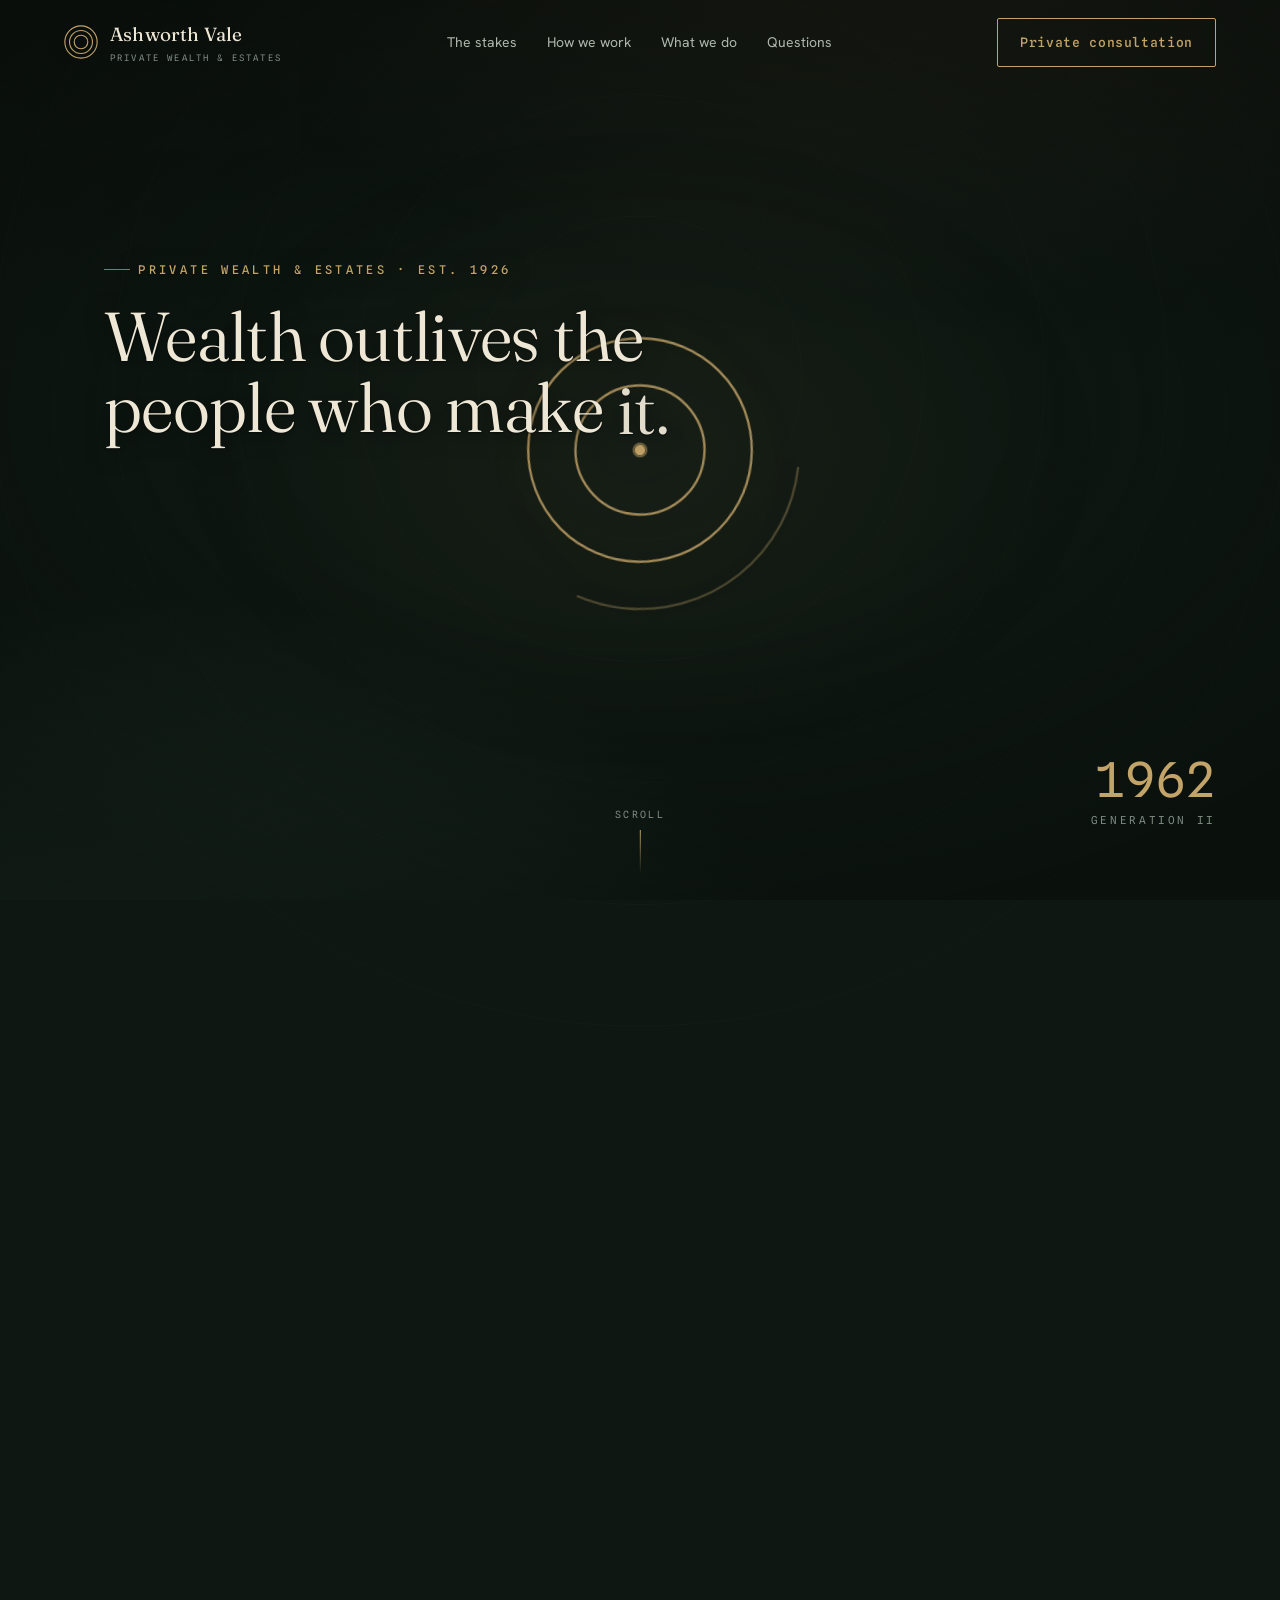
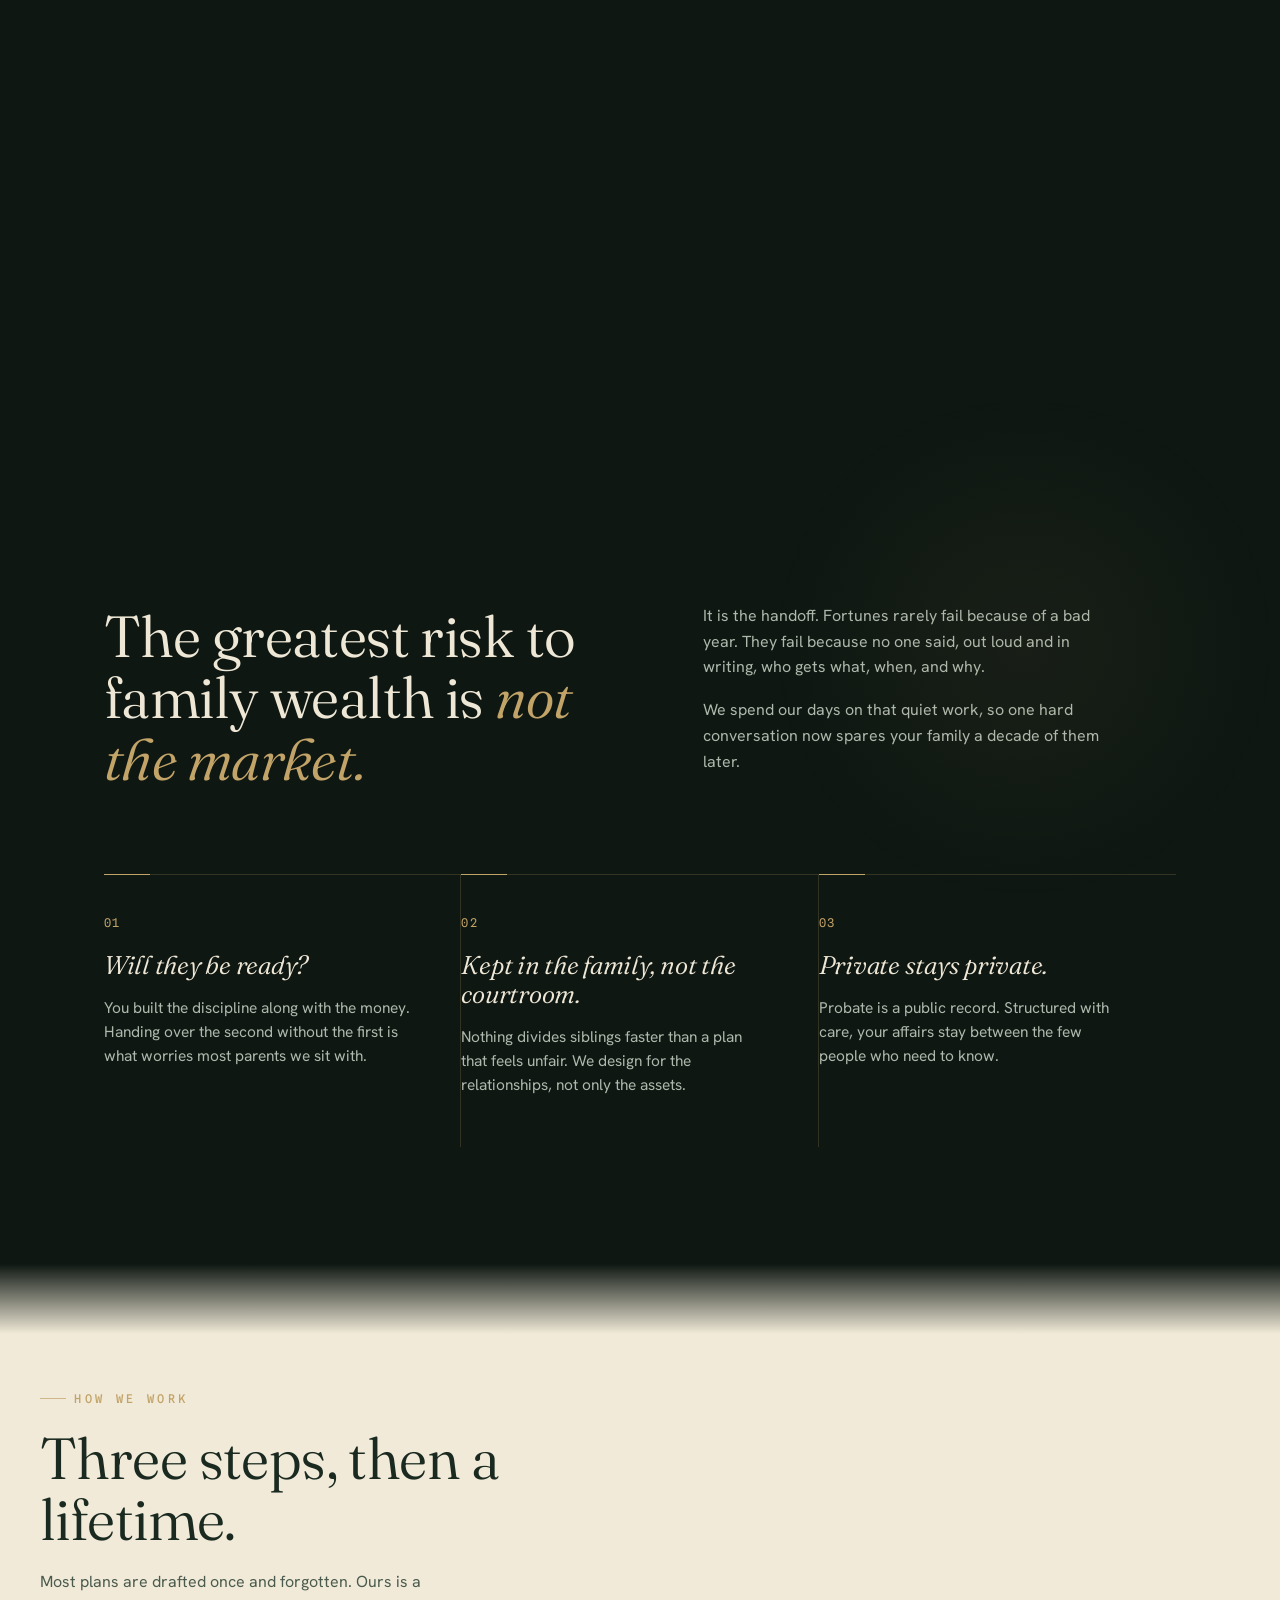
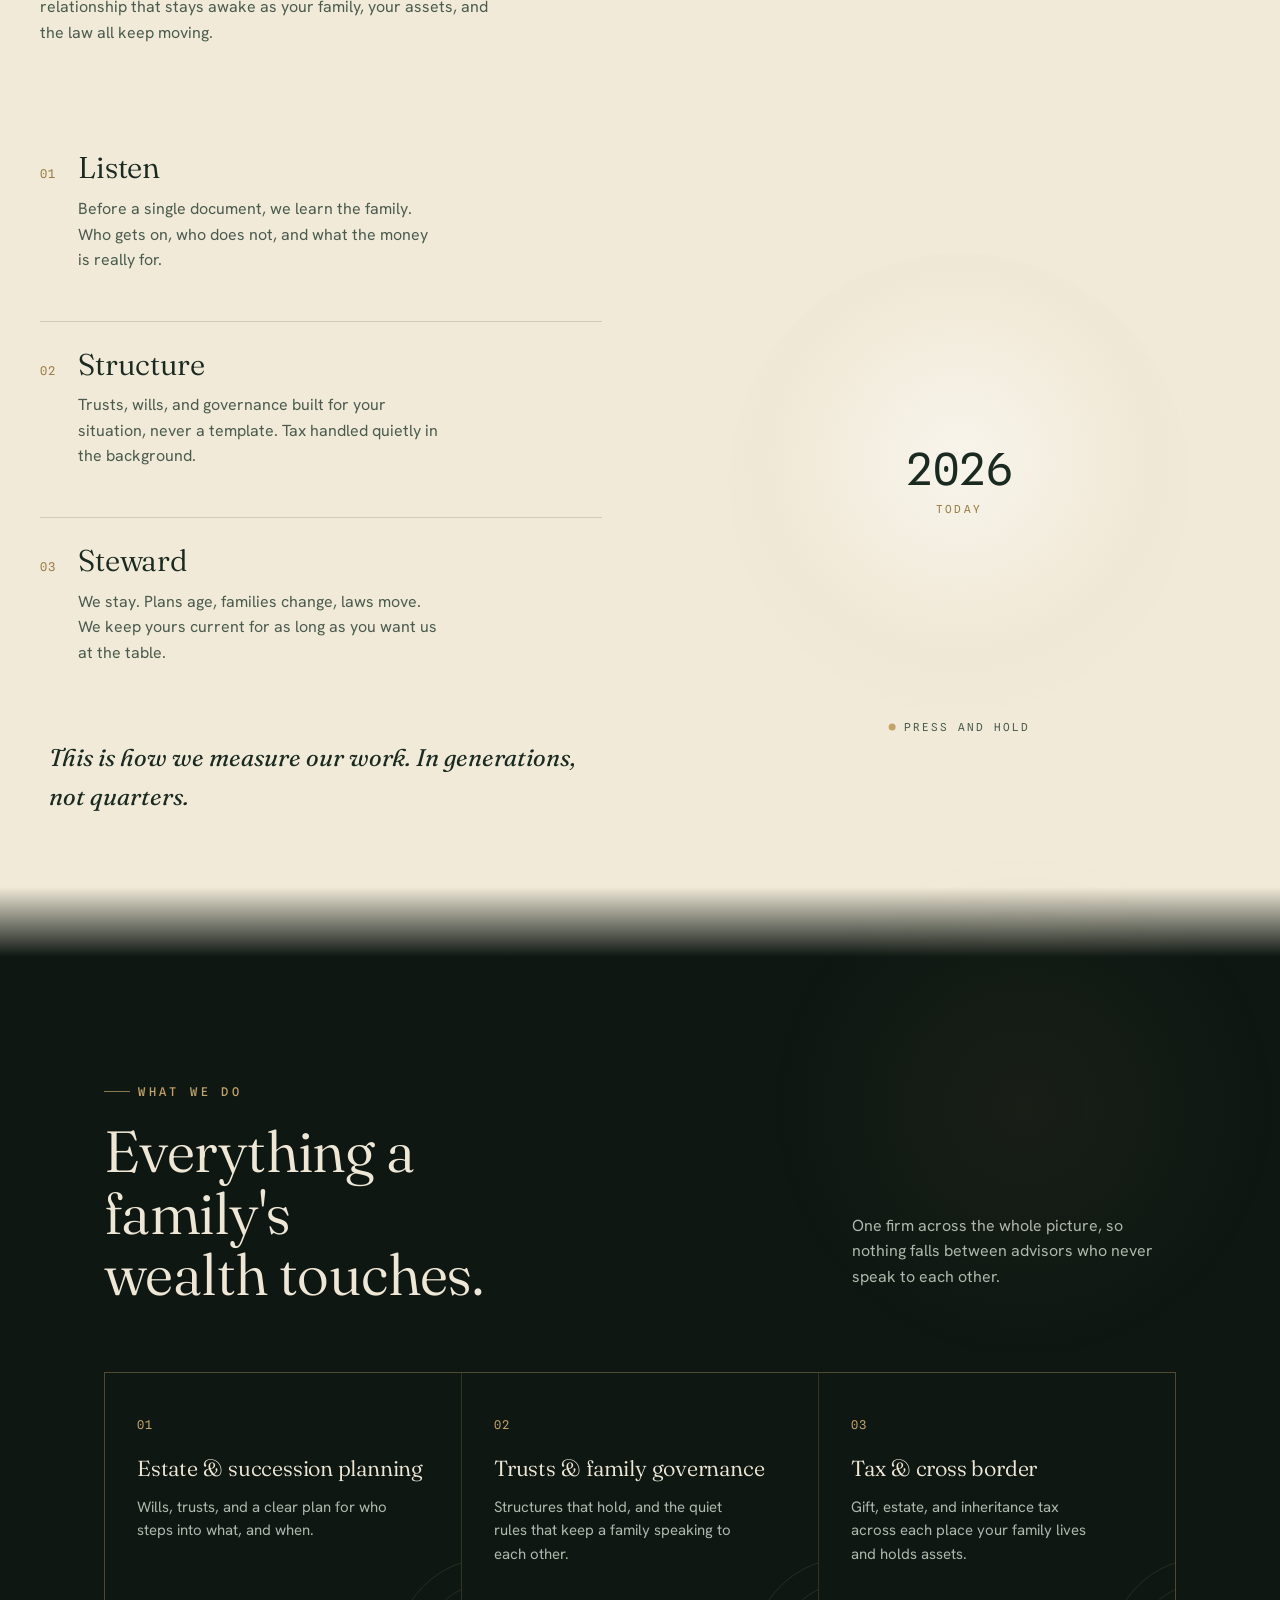
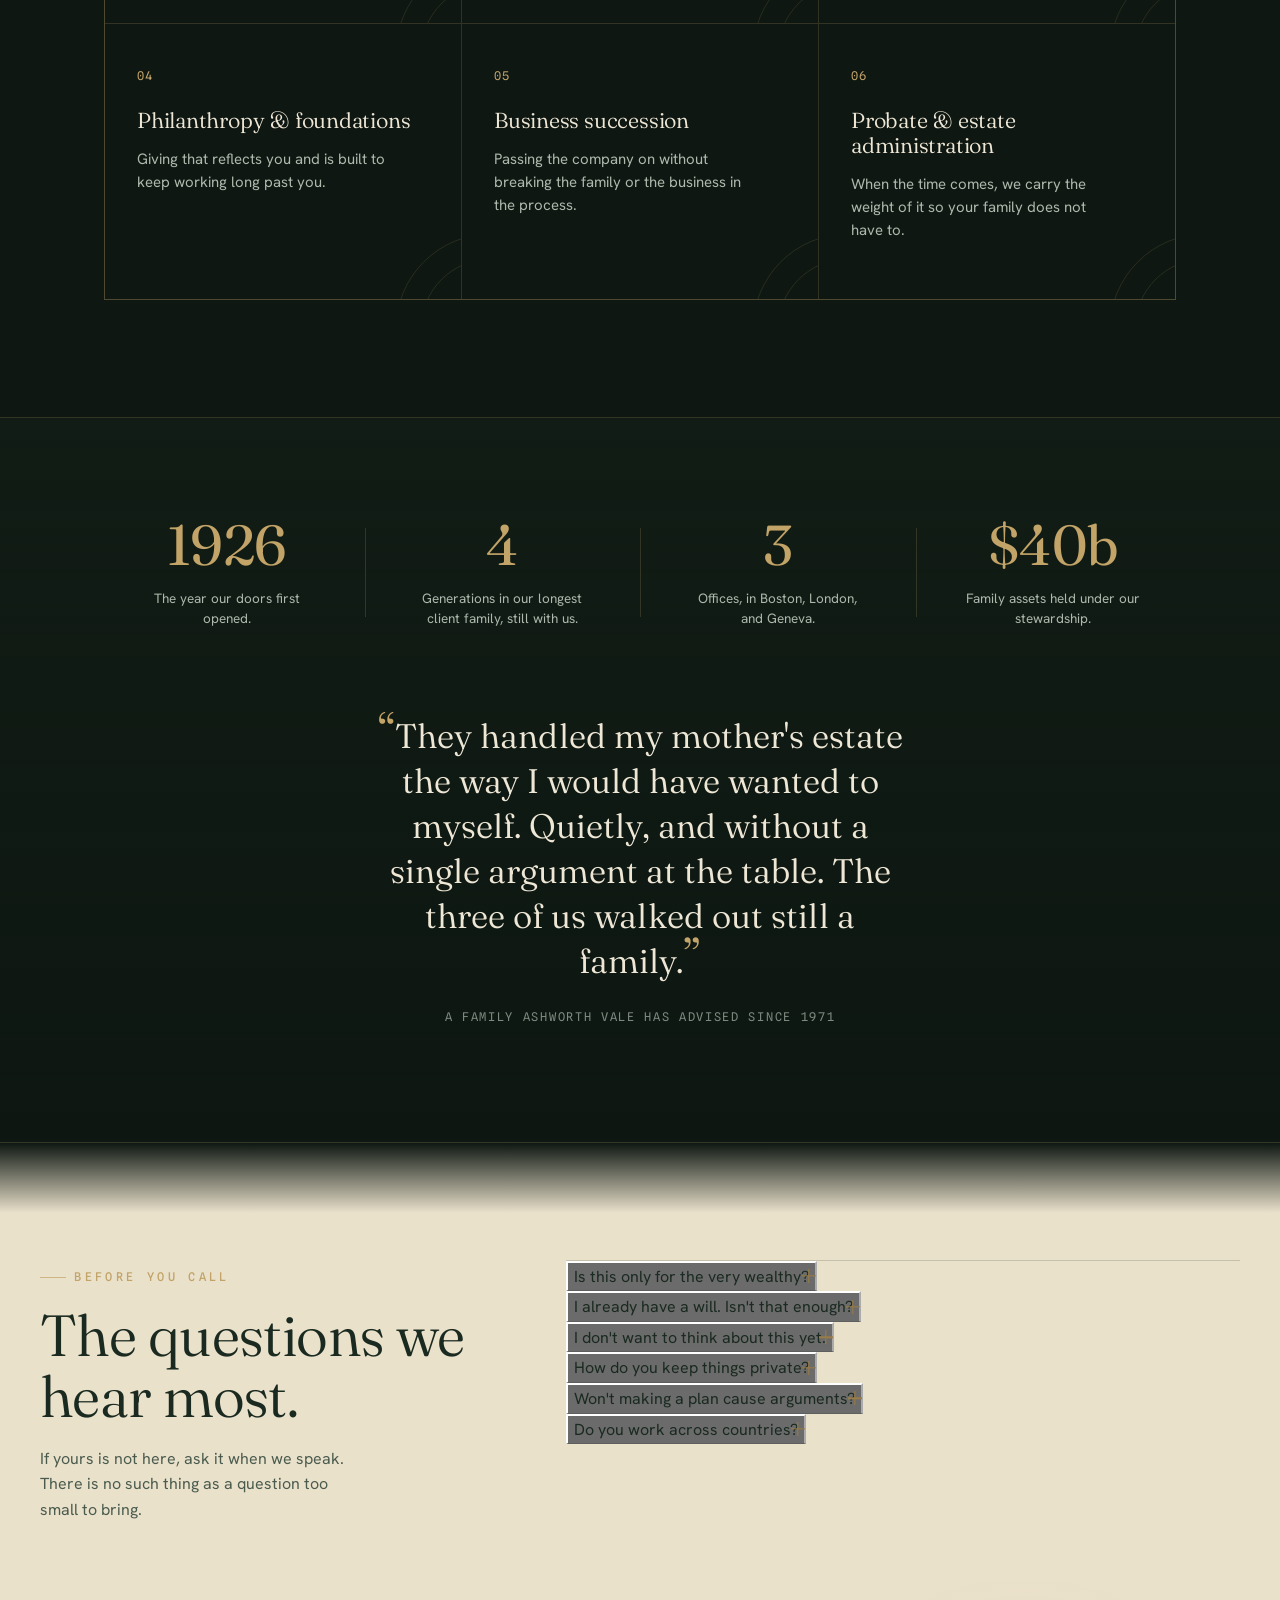
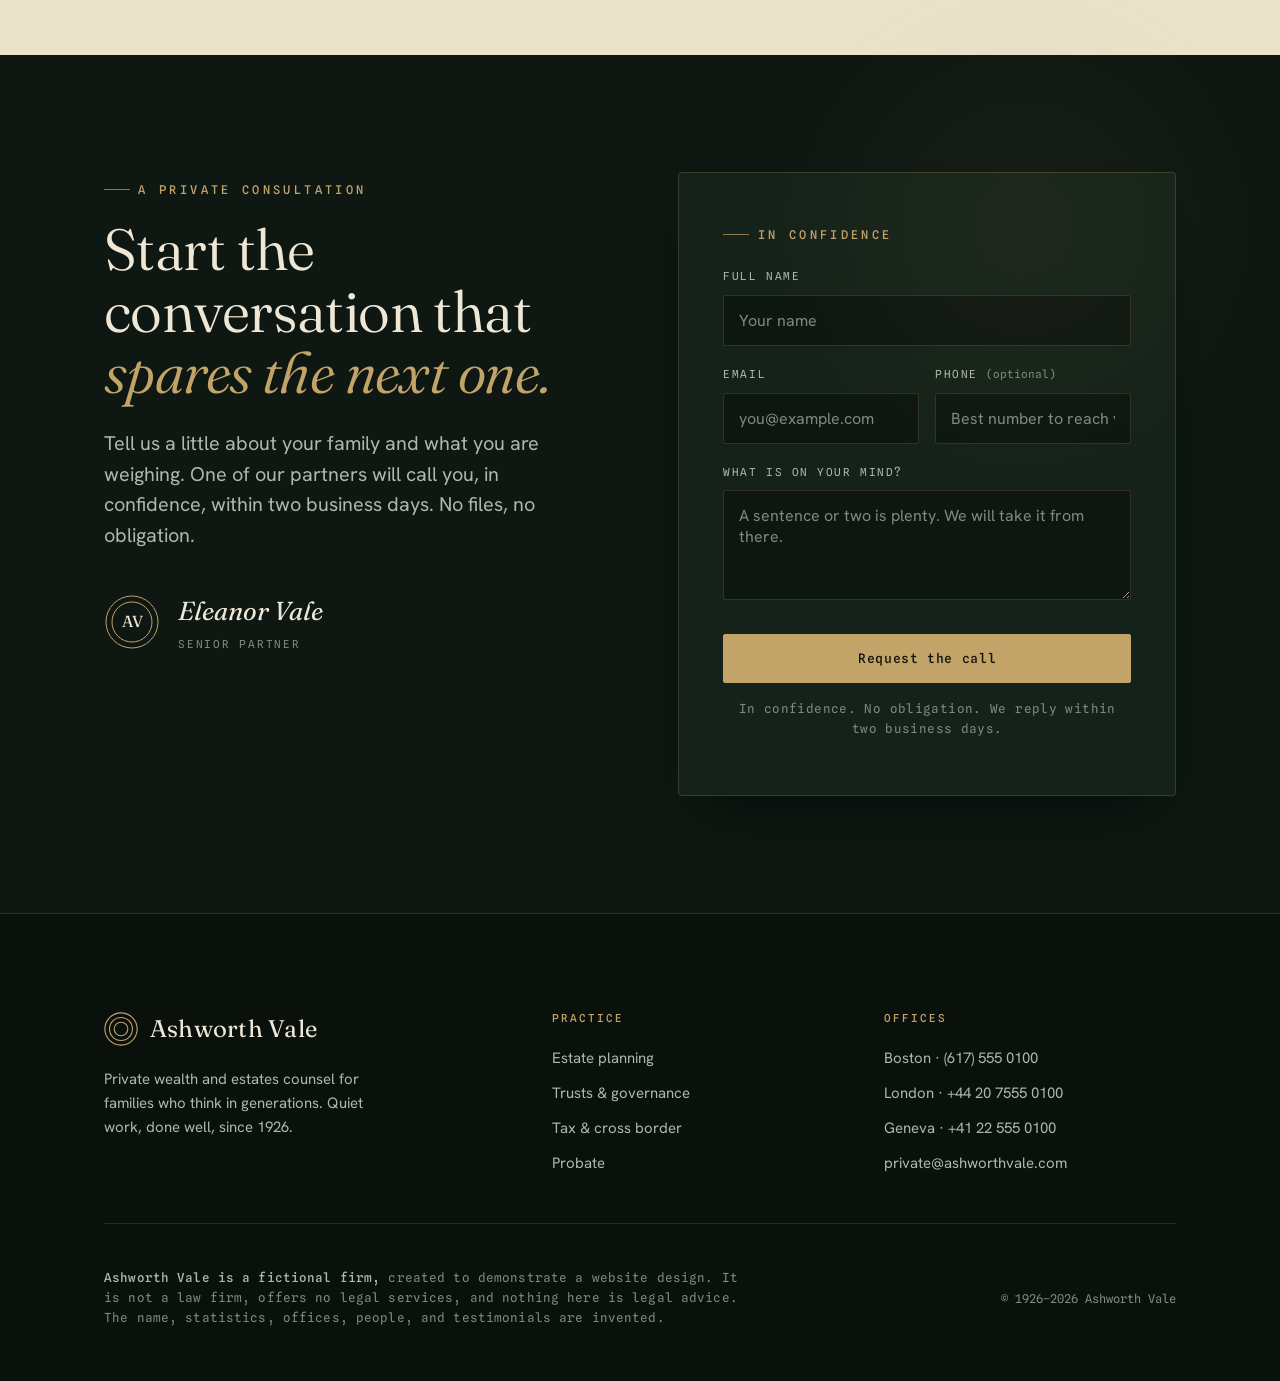
<file: ashworth-vale/index.html>
<!DOCTYPE html>
<html lang="en">
<head>
<meta charset="UTF-8" />
<meta name="viewport" content="width=device-width, initial-scale=1, viewport-fit=cover" />
<title>Ashworth Vale · Private Wealth and Estates</title>
<meta name="description" content="Ashworth Vale is a private wealth and estates firm for families who think in generations, not quarters. Estate and succession planning, trusts, tax, and stewardship since 1926." />
<meta name="theme-color" content="#0E1712" />
<meta name="color-scheme" content="dark" />

<!-- DEPLOY STEP: patch og:image and og:url with the live absolute URL at deploy time -->
<meta property="og:type" content="website" />
<meta property="og:title" content="Ashworth Vale · Private Wealth and Estates" />
<meta property="og:description" content="Counsel for families who think in generations. Estate and succession planning, trusts, tax, and stewardship since 1926." />
<meta property="og:url" content="https://REPLACE_AT_DEPLOY/" />
<meta property="og:image" content="https://REPLACE_AT_DEPLOY/assets/og.jpg" />

<link rel="icon" href="data:image/svg+xml,%3Csvg xmlns='http://www.w3.org/2000/svg' viewBox='0 0 64 64'%3E%3Crect width='64' height='64' rx='12' fill='%230E1712'/%3E%3Cg fill='none' stroke='%23C2A368' stroke-width='1.4'%3E%3Ccircle cx='32' cy='32' r='9'/%3E%3Ccircle cx='32' cy='32' r='16'/%3E%3Ccircle cx='32' cy='32' r='23'/%3E%3C/g%3E%3Ctext x='32' y='37' font-family='Georgia,serif' font-size='13' fill='%23EEE7D6' text-anchor='middle'%3EAV%3C/text%3E%3C/svg%3E" />

<link rel="preconnect" href="https://fonts.googleapis.com" />
<link rel="preconnect" href="https://fonts.gstatic.com" crossorigin />
<link href="https://fonts.googleapis.com/css2?family=Fraunces:ital,opsz,wght@0,9..144,340;0,9..144,460;1,9..144,340&family=Hanken+Grotesk:wght@400;500;600&family=Spline+Sans+Mono:wght@400;500&display=swap" rel="stylesheet" />

<style>
/* ============================================================
   ASHWORTH VALE  ·  design tokens
   Forest green + aged brass. Canvas never pure black or white.
   ============================================================ */
:root{
  --canvas:#0E1712;        /* deep pine, green tinted */
  --canvas-2:#0A100C;      /* deeper, for the environment layer */
  --panel:#152219;         /* raised green surface */
  --panel-2:#19291F;       /* a second raised tone */
  --paper:#F1EAD8;         /* warm ivory document sections */
  --paper-2:#EAE1CB;
  --paper-ink:#1A2A20;     /* dark green ink on paper */
  --paper-ink-soft:#4A5B4E;
  --accent:#C2A368;        /* aged brass */
  --accent-hi:#D9BF88;     /* brass hover / highlight */
  --accent-deep:#9A7C46;
  --accent-muted:rgba(194,163,104,.30);
  --line:rgba(194,163,104,.20);
  --line-soft:rgba(238,231,214,.12);
  --text:#EEE7D6;          /* warm ivory */
  --text-2:#AEB8AC;        /* muted sage */
  --text-3:#7E8A80;

  --maxw:1200px;
  --pad:clamp(20px, 5vw, 64px);
  --ease:cubic-bezier(.22,.61,.36,1);
  --ease-out:cubic-bezier(.16,1,.3,1);

  --f-display:"Fraunces", Georgia, "Times New Roman", serif;
  --f-body:"Hanken Grotesk", -apple-system, BlinkMacSystemFont, "Segoe UI", system-ui, sans-serif;
  --f-mono:"Spline Sans Mono", ui-monospace, "SFMono-Regular", Menlo, monospace;

  --shadow:0 24px 60px -28px rgba(0,0,0,.7);
}

*{box-sizing:border-box}
html,body{overflow-x:hidden;overflow-x:clip}
html{scroll-behavior:smooth}
@media (prefers-reduced-motion: reduce){ html{scroll-behavior:auto} }

body{
  margin:0;
  background:var(--canvas);
  color:var(--text);
  font-family:var(--f-body);
  font-weight:400;
  font-size:clamp(16px,1.05vw,18px);
  line-height:1.6;
  -webkit-font-smoothing:antialiased;
  text-rendering:optimizeLegibility;
}
img{max-width:100%;display:block}
a{color:inherit;text-decoration:none}
button{font:inherit;color:inherit;cursor:pointer}

::selection{background:rgba(194,163,104,.28);color:var(--text)}

.skip{position:absolute;left:-9999px;top:0;background:var(--accent);color:#12130c;padding:12px 18px;border-radius:8px;z-index:200;font-family:var(--f-mono);font-size:13px}
.skip:focus{left:16px;top:16px}

:focus-visible{outline:2px solid var(--accent-hi);outline-offset:3px;border-radius:3px}

/* ---------- shared type ---------- */
.kicker{
  font-family:var(--f-mono);
  font-size:12px;
  letter-spacing:.28em;
  text-transform:uppercase;
  color:var(--accent);
  font-weight:500;
  display:inline-flex;align-items:center;gap:.7em;
}
.kicker::before{content:"";width:26px;height:1px;background:var(--accent);opacity:.7}
.paper .kicker{color:var(--accent-deep)}
.paper .kicker::before{background:var(--accent-deep)}

h1,h2,h3{font-family:var(--f-display);font-weight:340;line-height:1.06;letter-spacing:-.01em;margin:0}
h2{font-size:clamp(30px,4.6vw,58px)}
h3{font-size:clamp(20px,2vw,26px);line-height:1.15}
.lede{font-size:clamp(18px,1.55vw,22px);line-height:1.55;color:var(--text-2);max-width:56ch}
em{font-style:italic}

.wrap{max-width:var(--maxw);margin:0 auto;padding-left:var(--pad);padding-right:var(--pad)}
section{position:relative}

/* ============================================================
   fixed environment layer (one world behind everything)
   ============================================================ */
.env{position:fixed;inset:0;z-index:-2;pointer-events:none;background:
   radial-gradient(120% 80% at 78% -10%, rgba(194,163,104,.10), transparent 55%),
   radial-gradient(90% 70% at 8% 108%, rgba(43,74,55,.55), transparent 60%),
   linear-gradient(180deg, var(--canvas-2), var(--canvas) 40%, var(--canvas));
}
.env-glow{position:fixed;inset:-20%;z-index:-2;pointer-events:none;
  background:radial-gradient(40% 40% at 50% 50%, rgba(194,163,104,.06), transparent 70%);
  animation:drift 80s var(--ease-out) infinite alternate;animation-delay:-40s;will-change:transform;opacity:.9}
@keyframes drift{
  0%{transform:translate3d(-8%,-4%,0) scale(1.05)}
  100%{transform:translate3d(10%,6%,0) scale(1.25)}
}
.env-rings{position:fixed;left:50%;top:42%;width:min(150vh,1600px);aspect-ratio:1;transform:translate(-50%,-50%);z-index:-2;pointer-events:none;opacity:.5;
  animation:spin 240s linear infinite}
.env-rings circle{fill:none;stroke:rgba(194,163,104,.05);stroke-width:1}
@keyframes spin{to{transform:translate(-50%,-50%) rotate(360deg)}}
.grain{position:fixed;inset:0;z-index:-1;pointer-events:none;opacity:.05;mix-blend-mode:overlay}

/* ============================================================
   nav
   ============================================================ */
.nav{position:fixed;top:0;left:0;right:0;z-index:100;
  display:flex;align-items:center;justify-content:space-between;gap:20px;
  padding:18px var(--pad);
  transition:background .5s var(--ease), padding .5s var(--ease), border-color .5s var(--ease), backdrop-filter .5s var(--ease);
  border-bottom:1px solid transparent;}
.nav.scrolled{background:rgba(11,17,13,.72);backdrop-filter:blur(14px) saturate(1.1);border-bottom-color:var(--line-soft);padding-top:12px;padding-bottom:12px}
.brand{display:flex;align-items:center;gap:12px;font-family:var(--f-display);font-size:19px;letter-spacing:.01em;color:var(--text);white-space:nowrap}
.brand .mono{width:34px;height:34px;flex:none}
.brand .mono circle{fill:none;stroke:var(--accent);stroke-width:1.3}
.brand small{display:block;font-family:var(--f-mono);font-size:9px;letter-spacing:.24em;color:var(--text-3);text-transform:uppercase;margin-top:2px}
.nav-links{display:flex;gap:30px;align-items:center}
.nav-links a{font-size:14px;color:var(--text-2);position:relative;padding:6px 0;transition:color .3s var(--ease)}
.nav-links a::after{content:"";position:absolute;left:0;bottom:0;height:1px;width:0;background:var(--accent);transition:width .35s var(--ease)}
.nav-links a:hover{color:var(--text)}
.nav-links a:hover::after{width:100%}

.btn{display:inline-flex;align-items:center;justify-content:center;gap:.6em;
  font-family:var(--f-mono);font-size:13px;letter-spacing:.05em;font-weight:500;
  padding:13px 22px;border-radius:2px;border:1px solid var(--accent);color:var(--accent);
  background:transparent;transition:background .35s var(--ease),color .35s var(--ease),transform .35s var(--ease),box-shadow .35s var(--ease);
  white-space:nowrap}
.btn:hover{background:var(--accent);color:#14150d;transform:translateY(-1px)}
.btn-solid{background:var(--accent);color:#14150d;border-color:var(--accent)}
.btn-solid:hover{background:var(--accent-hi);border-color:var(--accent-hi);box-shadow:0 14px 34px -14px rgba(194,163,104,.6)}
.btn-lg{padding:17px 30px;font-size:14px}
.paper .btn{border-color:var(--accent-deep);color:var(--paper-ink)}
.paper .btn:hover{background:var(--accent-deep);color:var(--paper)}

.nav-toggle{display:none;width:44px;height:44px;align-items:center;justify-content:center;background:transparent;border:1px solid var(--line);border-radius:3px}
.nav-toggle span{display:block;width:18px;height:1.4px;background:var(--text);position:relative;transition:transform .3s var(--ease),opacity .3s var(--ease)}
.nav-toggle span::before,.nav-toggle span::after{content:"";position:absolute;left:0;width:18px;height:1.4px;background:var(--text);transition:transform .3s var(--ease)}
.nav-toggle span::before{top:-6px}.nav-toggle span::after{top:6px}
.nav.menu-open .nav-toggle span{background:transparent}
.nav.menu-open .nav-toggle span::before{transform:translateY(6px) rotate(45deg)}
.nav.menu-open .nav-toggle span::after{transform:translateY(-6px) rotate(-45deg)}

@media (max-width:900px){
  .nav-links,.nav-cta{display:none}
  .nav-toggle{display:inline-flex}
  .nav-menu{position:fixed;inset:0 0 auto 0;top:0;padding:88px var(--pad) 32px;background:rgba(10,16,12,.97);backdrop-filter:blur(16px);
    transform:translateY(-102%);transition:transform .5s var(--ease-out);border-bottom:1px solid var(--line);z-index:99;display:flex;flex-direction:column;gap:6px}
  .nav.menu-open .nav-menu{transform:translateY(0)}
  .nav-menu a{font-family:var(--f-display);font-size:26px;padding:14px 0;border-bottom:1px solid var(--line-soft);color:var(--text)}
  .nav-menu .btn{margin-top:18px;justify-content:center}
}
@media (min-width:901px){ .nav-menu{display:none} }

/* ============================================================
   HERO
   ============================================================ */
.hero{position:relative}
body.scrub .hero{height:230vh}
.hero-stage{position:relative;height:100svh;height:100vh;overflow:hidden;display:grid;place-items:center}
body.scrub .hero-stage{position:sticky;top:0}

.hero-rings{position:absolute;left:50%;top:50%;width:min(96vmin,860px);aspect-ratio:1;transform:translate(-50%,-50%) rotate(calc(var(--hp,0) * 26deg));z-index:1;pointer-events:none;
  filter:drop-shadow(0 0 40px rgba(194,163,104,.14))}
.hero-rings circle.rg{fill:none;stroke:var(--accent);stroke-width:1.1;stroke-linecap:round;
  stroke-dasharray:var(--circ);
  stroke-dashoffset:calc(var(--circ) * (1 - clamp(0, (var(--hp,0) - var(--t,0)) * 5, 1)));
  opacity:calc(.12 + .7 * clamp(0, (var(--hp,0) - var(--t,0)) * 5, 1));}
.hero-rings .hub{fill:none;stroke:var(--accent);stroke-width:1;opacity:.5}
.hero-rings .seed{fill:var(--accent);opacity:calc(.5 + .5*clamp(0,var(--hp,0)*6,1))}
.hero-rings .mono-txt{font-family:var(--f-display);font-size:26px;fill:var(--text);text-anchor:middle;opacity:.9;letter-spacing:1px}

.hero-vignette{position:absolute;inset:0;z-index:2;pointer-events:none;
  background:radial-gradient(72% 60% at 50% 46%, transparent 40%, rgba(8,12,9,.55) 100%)}

.hero-content{position:relative;z-index:3;width:100%;max-width:var(--maxw);margin:0 auto;padding:0 var(--pad);height:100%;display:grid;align-content:center}

/* scroll bands */
.bands{position:relative;min-height:44vh;display:grid}
.band{grid-area:1/1;max-width:min(90vw,780px);text-shadow:0 1px 2px rgba(5,9,6,.7),0 3px 22px rgba(5,9,6,.55);will-change:opacity}
body.scrub .band{opacity:0}
.band .b-kick{margin-bottom:22px}
.band h2.b-head{font-size:clamp(34px,5.4vw,76px);line-height:1.03;max-width:16ch}
.band .b-sub{margin-top:20px;font-size:clamp(17px,1.5vw,21px);color:var(--text-2);max-width:40ch;line-height:1.5}
.band .word{display:inline-block;
  transform:translateY(calc((1 - var(--wk,1)) * .7em));
  opacity:var(--wk,1);
  transition:none}
.band .cta-row{margin-top:34px;display:flex;gap:16px;flex-wrap:wrap;align-items:center}
.band .cta-row{opacity:var(--k,1)}

.hero-static{display:none;grid-area:1/1;max-width:min(92vw,600px)}
body:not(.scrub) .bands{display:none}
body:not(.scrub) .hero-static{display:block}
.hero-static h2{font-size:clamp(40px,10vw,72px);line-height:1.02;max-width:14ch}
.hero-static .b-sub{margin-top:20px;color:var(--text-2);max-width:36ch;font-size:clamp(17px,4.6vw,20px)}
.hero-static .cta-row{margin-top:30px;display:flex;gap:14px;flex-wrap:wrap}

.hero-year{position:absolute;right:var(--pad);bottom:calc(var(--pad) + 6px);z-index:3;text-align:right;font-family:var(--f-mono);color:var(--text-2)}
.hero-year .yr{font-size:clamp(30px,4vw,48px);color:var(--accent);letter-spacing:.02em;display:block;line-height:1}
.hero-year .gen{font-size:11px;letter-spacing:.24em;text-transform:uppercase;color:var(--text-3);margin-top:8px;display:block}
@media (max-width:720px){ .hero-year{display:none} }

.scroll-cue{position:absolute;left:50%;bottom:26px;transform:translateX(-50%);z-index:3;display:flex;flex-direction:column;align-items:center;gap:8px;
  font-family:var(--f-mono);font-size:10px;letter-spacing:.24em;text-transform:uppercase;color:var(--text-3)}
.scroll-cue .rail{width:1px;height:44px;background:linear-gradient(var(--accent),transparent);position:relative;overflow:hidden}
.scroll-cue .rail::after{content:"";position:absolute;top:-40%;left:0;width:1px;height:40%;background:var(--accent);animation:cueRun 2.4s var(--ease) infinite}
@keyframes cueRun{0%{transform:translateY(-10px);opacity:0}30%{opacity:1}100%{transform:translateY(120px);opacity:0}}
body:not(.scrub) .scroll-cue{display:none}

/* ============================================================
   generic reveal choreography
   ============================================================ */
.reveal{opacity:0;transform:translateY(26px);transition:opacity .9s var(--ease-out),transform .9s var(--ease-out)}
.reveal.in{opacity:1;transform:none}
.reveal-c > *{opacity:0;transform:translateY(22px);transition:opacity .8s var(--ease-out),transform .8s var(--ease-out)}
.reveal-c.in > *{opacity:1;transform:none}
@media (prefers-reduced-motion: reduce){
  .reveal,.reveal-c > *{opacity:1 !important;transform:none !important;transition:none !important}
}

/* self drawing hairline divider */
.rule{width:100%;height:1px;border:0;background:var(--line);margin:0}
.draw-line{overflow:visible}
.draw-line path,.draw-line line{stroke:var(--accent);stroke-width:1;fill:none;
  stroke-dasharray:var(--len,1);stroke-dashoffset:var(--len,1);opacity:.55;
  transition:stroke-dashoffset 1.6s var(--ease-out)}
.in .draw-line path,.in .draw-line line{stroke-dashoffset:0}

/* ============================================================
   STAKES  (dark statement)
   ============================================================ */
.stakes{padding:clamp(90px,13vh,150px) 0}
.stakes .lead-grid{display:grid;grid-template-columns:1.05fr .95fr;gap:clamp(30px,6vw,90px);align-items:end}
.stakes h2{max-width:15ch}
.stakes h2 .hl{color:var(--accent);font-style:italic}
.stakes .aside p{color:var(--text-2);max-width:44ch}
.stakes .aside p + p{margin-top:1.1em}
.pains{margin-top:clamp(48px,7vw,84px);display:grid;grid-template-columns:repeat(3,1fr);gap:0;border-top:1px solid var(--line)}
.pain{padding:34px 30px 34px 0;border-right:1px solid var(--line);position:relative}
.pain:last-child{border-right:0}
.pain .n{font-family:var(--f-mono);font-size:12px;color:var(--accent);letter-spacing:.1em}
.pain h3{margin:16px 0 12px;font-style:italic;font-size:clamp(21px,2vw,27px)}
.pain p{color:var(--text-2);font-size:15.5px;line-height:1.55;max-width:34ch}
.pain::after{content:"";position:absolute;left:0;top:-1px;height:1px;width:0;background:var(--accent);transition:width 1s var(--ease-out)}
.pains.in .pain::after{width:46px}
@media (max-width:820px){
  .stakes .lead-grid{grid-template-columns:1fr}
  .pains{grid-template-columns:1fr}
  .pain{padding:26px 0;border-right:0;border-bottom:1px solid var(--line)}
  .pain:last-child{border-bottom:0}
}

/* ============================================================
   METHOD  (paper / light, with the interactive rings)
   ============================================================ */
.method{background:var(--paper);color:var(--paper-ink)}
.method::before,.method::after{content:"";position:absolute;left:0;right:0;height:70px;pointer-events:none}
.method::before{top:0;background:linear-gradient(var(--canvas),transparent)}
.method::after{bottom:0;background:linear-gradient(transparent,var(--canvas))}
.method .inner{padding:clamp(90px,13vh,150px) 0}
.method h2{color:var(--paper-ink);max-width:16ch}
.method .m-lede{color:var(--paper-ink-soft);max-width:52ch;margin-top:18px}
.method-grid{margin-top:clamp(48px,7vw,80px);display:grid;grid-template-columns:1fr 1fr;gap:clamp(40px,6vw,90px);align-items:center}
.steps{display:grid;gap:6px;counter-reset:step}
.step{display:grid;grid-template-columns:auto 1fr;gap:22px;padding:26px 0;border-top:1px solid rgba(26,42,32,.16);align-items:baseline;transition:opacity .6s var(--ease)}
.step:first-child{border-top:0}
.step .idx{font-family:var(--f-mono);font-size:12px;color:var(--accent-deep);letter-spacing:.1em;padding-top:.5em}
.step h3{font-size:clamp(23px,2.4vw,30px);color:var(--paper-ink)}
.step p{margin-top:10px;color:var(--paper-ink-soft);max-width:40ch;font-size:16px}
.method.lit .step{opacity:1}

/* interactive */
.longview{position:relative;display:grid;place-items:center;text-align:center;
  aspect-ratio:1/1;max-width:460px;width:100%;margin:0 auto;
  background:radial-gradient(60% 60% at 50% 45%, rgba(255,255,255,.5), rgba(234,225,203,.2) 70%, transparent);
  border-radius:50%}
.lv-svg{position:absolute;inset:0;width:100%;height:100%}
.lv-svg circle.lvr{fill:none;stroke:var(--accent-deep);stroke-width:1.1;
  stroke-dasharray:var(--circ);
  stroke-dashoffset:calc(var(--circ) * (1 - clamp(0,(var(--hold,0) - var(--t,0))*5,1)));
  opacity:calc(.14 + .7*clamp(0,(var(--hold,0) - var(--t,0))*5,1))}
.lv-svg circle.prog{fill:none;stroke:var(--accent);stroke-width:3;stroke-linecap:round;
  transform:rotate(-90deg);transform-origin:center;
  stroke-dasharray:var(--pcirc);stroke-dashoffset:calc(var(--pcirc)*(1 - var(--hold,0)));opacity:.9}
.lv-core{position:relative;z-index:2;pointer-events:none;padding:0 18%}
.lv-year{font-family:var(--f-mono);font-size:clamp(30px,5vw,44px);color:var(--paper-ink);line-height:1;letter-spacing:.01em}
.lv-gen{font-family:var(--f-mono);font-size:11px;letter-spacing:.22em;text-transform:uppercase;color:var(--accent-deep);margin-top:10px}
.lv-hold{position:absolute;left:50%;bottom:-6px;transform:translate(-50%,100%);white-space:nowrap;
  font-family:var(--f-mono);font-size:11px;letter-spacing:.18em;text-transform:uppercase;color:var(--paper-ink-soft);
  display:flex;align-items:center;gap:8px;transition:opacity .5s var(--ease)}
.lv-hold .dot{width:7px;height:7px;border-radius:50%;background:var(--accent);animation:pulseDot 1.8s var(--ease) infinite}
@keyframes pulseDot{0%,100%{opacity:.3;transform:scale(.8)}50%{opacity:1;transform:scale(1.15)}}
.longview.done .lv-hold{opacity:0;pointer-events:none}
.lv-press{position:absolute;inset:0;border:0;background:transparent;border-radius:50%;z-index:3;-webkit-tap-highlight-color:transparent;touch-action:none}
.lv-payoff{margin-top:26px;max-width:34ch;margin-inline:auto;font-family:var(--f-display);font-style:italic;font-size:clamp(19px,2vw,24px);color:var(--paper-ink);
  opacity:0;transform:translateY(10px);transition:opacity .8s var(--ease-out) .1s,transform .8s var(--ease-out) .1s}
.longview.done .lv-payoff,.method.lit .lv-payoff{opacity:1;transform:none}
@media (max-width:820px){
  .method-grid{grid-template-columns:1fr}
  .longview{order:-1;max-width:340px}
}

/* ============================================================
   PRACTICE  (dark grid)
   ============================================================ */
.practice{padding:clamp(90px,13vh,150px) 0}
.practice .head-row{display:flex;justify-content:space-between;align-items:flex-end;gap:30px;flex-wrap:wrap;margin-bottom:clamp(40px,6vw,66px)}
.practice h2{max-width:14ch}
.practice .head-row p{color:var(--text-2);max-width:36ch;font-size:16px}
.svc-grid{display:grid;grid-template-columns:repeat(3,1fr);gap:1px;background:var(--line);border:1px solid var(--line)}
.svc{background:var(--canvas);padding:38px 32px 42px;position:relative;overflow:hidden;transition:background .5s var(--ease)}
.svc::before{content:"";position:absolute;inset:0;background:radial-gradient(120% 100% at 100% 0%, rgba(194,163,104,.09), transparent 60%);opacity:0;transition:opacity .6s var(--ease)}
.svc:hover{background:var(--panel)}
.svc:hover::before{opacity:1}
.svc .num{font-family:var(--f-mono);font-size:12px;color:var(--accent);letter-spacing:.12em}
.svc h3{margin:20px 0 12px;font-size:clamp(20px,1.7vw,24px);position:relative;z-index:1}
.svc p{color:var(--text-2);font-size:15px;line-height:1.55;position:relative;z-index:1;max-width:32ch}
.svc .arc{position:absolute;right:-30px;bottom:-30px;width:120px;height:120px;opacity:.5}
.svc .arc circle{fill:none;stroke:var(--accent-muted);stroke-width:1}
@media (max-width:900px){ .svc-grid{grid-template-columns:1fr 1fr} }
@media (max-width:560px){ .svc-grid{grid-template-columns:1fr} }

/* ============================================================
   PROOF  (dark heritage band)
   ============================================================ */
.proof{padding:clamp(80px,11vh,130px) 0;border-top:1px solid var(--line);border-bottom:1px solid var(--line);
  background:linear-gradient(180deg, rgba(21,34,25,.5), transparent)}
.stats{display:grid;grid-template-columns:repeat(4,1fr);gap:30px}
.stat{text-align:center;padding:0 10px;position:relative}
.stat + .stat::before{content:"";position:absolute;left:-15px;top:10%;height:80%;width:1px;background:var(--line)}
.stat .fig{font-family:var(--f-display);font-size:clamp(34px,4.4vw,58px);color:var(--accent);line-height:1;letter-spacing:-.01em}
.stat .cap{margin-top:14px;font-size:13.5px;color:var(--text-2);line-height:1.5;max-width:22ch;margin-inline:auto}
.quote{margin-top:clamp(56px,8vw,86px);max-width:60ch;margin-inline:auto;text-align:center}
.quote blockquote{margin:0;font-family:var(--f-display);font-weight:340;font-size:clamp(22px,3vw,34px);line-height:1.32}
.quote .mark{color:var(--accent);font-size:1.4em;line-height:0}
.quote cite{display:block;margin-top:24px;font-family:var(--f-mono);font-style:normal;font-size:12px;letter-spacing:.14em;text-transform:uppercase;color:var(--text-3)}
@media (max-width:820px){
  .stats{grid-template-columns:1fr 1fr;gap:40px 24px}
  .stat + .stat::before{display:none}
}

/* ============================================================
   FAQ  (paper accordion)
   ============================================================ */
.faq{background:var(--paper-2);color:var(--paper-ink)}
.faq::before{content:"";position:absolute;top:0;left:0;right:0;height:70px;background:linear-gradient(var(--canvas),transparent);pointer-events:none}
.faq .inner{padding:clamp(90px,13vh,150px) 0}
.faq-grid{display:grid;grid-template-columns:.8fr 1.2fr;gap:clamp(36px,6vw,80px);align-items:start}
.faq h2{color:var(--paper-ink);max-width:12ch;position:sticky;top:110px}
.faq .intro{color:var(--paper-ink-soft);margin-top:18px;max-width:34ch}
.faq-list{border-top:1px solid rgba(26,42,32,.18)}
.qa{border-bottom:1px solid rgba(26,42,32,.18)}
.qa button{width:100%;display:flex;justify-content:space-between;align-items:center;gap:20px;text-align:left;
  padding:26px 0;background:transparent;border:0;font-family:var(--f-display);font-size:clamp(19px,2vw,25px);color:var(--paper-ink);line-height:1.2}
.qa .sign{flex:none;width:26px;height:26px;position:relative}
.qa .sign::before,.qa .sign::after{content:"";position:absolute;top:50%;left:50%;transform:translate(-50%,-50%);background:var(--accent-deep);transition:transform .4s var(--ease)}
.qa .sign::before{width:14px;height:1.4px}
.qa .sign::after{width:1.4px;height:14px}
.qa[aria-expanded="true"] .sign::after{transform:translate(-50%,-50%) scaleY(0)}
.qa-body{display:grid;grid-template-rows:0fr;transition:grid-template-rows .5s var(--ease)}
.qa[aria-expanded="true"] + .qa-body{grid-template-rows:1fr}
.qa-body .inner-a{overflow:hidden}
.qa-body p{margin:0;padding:0 40px 28px 0;color:var(--paper-ink-soft);max-width:56ch;font-size:16px;line-height:1.6}
@media (max-width:820px){
  .faq-grid{grid-template-columns:1fr}
  .faq h2{position:static}
}

/* ============================================================
   CONTACT  (dark closing letter + form)
   ============================================================ */
.contact{padding:clamp(90px,13vh,160px) 0}
.contact-grid{display:grid;grid-template-columns:1fr 1fr;gap:clamp(40px,6vw,90px)}
.contact .letter h2{max-width:16ch}
.contact .letter h2 .hl{font-style:italic;color:var(--accent)}
.contact .letter .lede{margin-top:24px}
.sig{margin-top:40px;display:flex;align-items:center;gap:18px}
.sig .sig-name{font-family:var(--f-display);font-style:italic;font-size:26px;color:var(--text)}
.sig .sig-role{font-family:var(--f-mono);font-size:11px;letter-spacing:.16em;text-transform:uppercase;color:var(--text-3);margin-top:4px}
.sig .seal{width:56px;height:56px;flex:none}
.sig .seal circle{fill:none;stroke:var(--accent);stroke-width:1}
.sig .seal text{font-family:var(--f-display);font-size:16px;fill:var(--text);text-anchor:middle}

.form-card{background:var(--panel);border:1px solid var(--line);border-radius:4px;padding:clamp(28px,4vw,44px);position:relative;box-shadow:var(--shadow)}
.form-card .fc-kick{margin-bottom:24px}
.field{margin-bottom:20px}
.field label{display:block;font-family:var(--f-mono);font-size:11px;letter-spacing:.14em;text-transform:uppercase;color:var(--text-2);margin-bottom:9px}
.field input,.field textarea{width:100%;background:rgba(10,16,12,.6);border:1px solid var(--line);border-radius:3px;
  color:var(--text);font-family:var(--f-body);font-size:16px;padding:14px 15px;transition:border-color .3s var(--ease),background .3s var(--ease)}
.field textarea{resize:vertical;min-height:110px}
.field input:focus,.field textarea:focus{outline:none;border-color:var(--accent);background:rgba(10,16,12,.85)}
.field input::placeholder,.field textarea::placeholder{color:var(--text-3)}
.row-2{display:grid;grid-template-columns:1fr 1fr;gap:16px}
.form-card .btn{width:100%;margin-top:6px}
.form-note{margin-top:16px;font-size:12.5px;color:var(--text-3);text-align:center;font-family:var(--f-mono);letter-spacing:.03em}
.form-success{position:absolute;inset:0;background:var(--panel);border-radius:4px;display:grid;place-content:center;text-align:center;padding:40px;
  opacity:0;visibility:hidden;transform:scale(.98);transition:opacity .5s var(--ease),transform .5s var(--ease),visibility .5s}
.form-card.sent .form-success{opacity:1;visibility:visible;transform:none}
.form-success .tick{width:56px;height:56px;margin:0 auto 20px}
.form-success .tick circle{fill:none;stroke:var(--accent);stroke-width:1.4}
.form-success .tick path{fill:none;stroke:var(--accent);stroke-width:1.8;stroke-linecap:round;stroke-linejoin:round;
  stroke-dasharray:30;stroke-dashoffset:30;transition:stroke-dashoffset .6s var(--ease-out) .2s}
.form-card.sent .form-success .tick path{stroke-dashoffset:0}
.form-success h3{font-size:26px;margin-bottom:12px}
.form-success p{color:var(--text-2);max-width:32ch;margin:0 auto;font-size:15.5px}
@media (max-width:860px){
  .contact-grid{grid-template-columns:1fr}
  .row-2{grid-template-columns:1fr}
}

/* ============================================================
   FOOTER
   ============================================================ */
.footer{background:var(--canvas-2);border-top:1px solid var(--line);padding:clamp(64px,9vw,96px) 0 40px}
.foot-top{display:grid;grid-template-columns:1.4fr 1fr 1fr;gap:40px;padding-bottom:48px;border-bottom:1px solid var(--line-soft)}
.foot-brand .brand{font-size:24px;margin-bottom:18px}
.foot-brand p{color:var(--text-2);max-width:34ch;font-size:15px}
.foot-col h4{font-family:var(--f-mono);font-size:11px;letter-spacing:.18em;text-transform:uppercase;color:var(--accent);margin:0 0 18px;font-weight:500}
.foot-col ul{list-style:none;margin:0;padding:0;display:grid;gap:11px}
.foot-col a,.foot-col li{color:var(--text-2);font-size:15px;transition:color .3s var(--ease)}
.foot-col a:hover{color:var(--text)}
.foot-bottom{padding-top:32px;display:flex;justify-content:space-between;gap:20px;flex-wrap:wrap;align-items:center}
.disclosure{color:var(--text-3);font-size:12.5px;line-height:1.6;max-width:80ch;font-family:var(--f-mono);letter-spacing:.01em}
.disclosure strong{color:var(--text-2);font-weight:500}
.foot-legal{color:var(--text-3);font-size:12px;font-family:var(--f-mono);white-space:nowrap}
@media (max-width:820px){
  .foot-top{grid-template-columns:1fr 1fr}
  .foot-brand{grid-column:1/-1}
}
@media (max-width:520px){ .foot-top{grid-template-columns:1fr} }

/* living glow (one per section, whisper level, paused off screen) */
.glow-host{position:relative}
.glow-host::after{content:"";position:absolute;pointer-events:none;z-index:0;
  width:40vmax;height:40vmax;left:60%;top:-10%;border-radius:50%;
  background:radial-gradient(closest-side, rgba(194,163,104,.06), transparent);
  opacity:0}
.glow-host.in::after{animation:breathe 9s var(--ease) infinite;animation-delay:-3s;opacity:1}
@keyframes breathe{0%,100%{transform:scale(.9);opacity:.5}50%{transform:scale(1.12);opacity:1}}

/* short screens: hide overlays with no room */
@media (max-height:560px){ .scroll-cue,.hero-year{display:none} }

/* pause everything when tab hidden */
body.paused *, body.paused *::before, body.paused *::after{animation-play-state:paused !important}

/* reduced motion: kill motion, show finished states */
@media (prefers-reduced-motion: reduce){
  *,*::before,*::after{animation-duration:.001ms !important;animation-iteration-count:1 !important;transition-duration:.001ms !important}
  .env-glow,.env-rings,.scroll-cue{animation:none}
  .draw-line path,.draw-line line{stroke-dashoffset:0}
  .pains .pain::after{width:46px}
}
</style>
</head>
<body>

<a class="skip" href="#main">Skip to content</a>

<!-- environment -->
<div class="env" aria-hidden="true"></div>
<div class="env-glow" aria-hidden="true"></div>
<svg class="env-rings" viewBox="0 0 1000 1000" aria-hidden="true">
  <circle cx="500" cy="500" r="120"/><circle cx="500" cy="500" r="210"/>
  <circle cx="500" cy="500" r="300"/><circle cx="500" cy="500" r="390"/>
  <circle cx="500" cy="500" r="480"/>
</svg>
<svg class="grain" aria-hidden="true" preserveAspectRatio="none">
  <filter id="grainf"><feTurbulence type="fractalNoise" baseFrequency="0.85" numOctaves="2" stitchTiles="stitch"/></filter>
  <rect width="100%" height="100%" filter="url(#grainf)"/>
</svg>

<!-- ============ NAV ============ -->
<header class="nav" id="nav">
  <a class="brand" href="#top" aria-label="Ashworth Vale, home">
    <svg class="mono" viewBox="0 0 40 40" aria-hidden="true">
      <circle cx="20" cy="20" r="8"/><circle cx="20" cy="20" r="13.5"/><circle cx="20" cy="20" r="19"/>
    </svg>
    <span>Ashworth Vale<small>Private Wealth &amp; Estates</small></span>
  </a>
  <nav class="nav-links" aria-label="Primary">
    <a href="#stakes">The stakes</a>
    <a href="#method">How we work</a>
    <a href="#practice">What we do</a>
    <a href="#faq">Questions</a>
  </nav>
  <a class="btn nav-cta" href="#contact">Private consultation</a>
  <button class="nav-toggle" id="navToggle" aria-expanded="false" aria-controls="navMenu" aria-label="Open menu"><span></span></button>
  <div class="nav-menu" id="navMenu">
    <a href="#stakes">The stakes</a>
    <a href="#method">How we work</a>
    <a href="#practice">What we do</a>
    <a href="#faq">Questions</a>
    <a class="btn btn-solid" href="#contact">Private consultation</a>
  </div>
</header>

<main id="main" tabindex="-1">
<span id="top"></span>

<!-- ============ HERO ============ -->
<section class="hero" id="hero" aria-label="Introduction">
  <h1 class="sr-only" style="position:absolute;width:1px;height:1px;overflow:hidden;clip:rect(0 0 0 0);white-space:nowrap">Ashworth Vale, private wealth and estates counsel since 1926. We take the long view for families who think in generations, not quarters.</h1>
  <div class="hero-stage">
    <svg class="hero-rings" id="heroRings" viewBox="0 0 400 400" aria-hidden="true">
      <circle class="hub" cx="200" cy="200" r="3"/>
      <circle class="seed" cx="200" cy="200" r="2.4"/>
      <!-- rings: --t is the reveal threshold, --circ = 2*pi*r -->
      <circle class="rg" cx="200" cy="200" r="30"  style="--t:-.09;--circ:188.5"/>
      <circle class="rg" cx="200" cy="200" r="52"  style="--t:.00;--circ:326.7"/>
      <circle class="rg" cx="200" cy="200" r="74"  style="--t:.19;--circ:464.9"/>
      <circle class="rg" cx="200" cy="200" r="96"  style="--t:.29;--circ:603.2"/>
      <circle class="rg" cx="200" cy="200" r="118" style="--t:.40;--circ:741.4"/>
      <circle class="rg" cx="200" cy="200" r="140" style="--t:.52;--circ:879.6"/>
      <circle class="rg" cx="200" cy="200" r="164" style="--t:.65;--circ:1030.4"/>
      <circle class="rg" cx="200" cy="200" r="188" style="--t:.78;--circ:1181.2"/>
    </svg>
    <div class="hero-vignette" aria-hidden="true"></div>

    <div class="hero-content">
      <!-- scroll bands (desktop scrub) -->
      <div class="bands" aria-hidden="true">
        <div class="band" data-a="0.00" data-b="0.34" data-ramp="0.12">
          <span class="kicker b-kick">Private wealth &amp; estates · Est. 1926</span>
          <h2 class="b-head" data-split>Wealth outlives the people who make it.</h2>
        </div>
        <div class="band" data-a="0.34" data-b="0.66" data-ramp="0.14">
          <h2 class="b-head" data-split>The hard part was never earning it.</h2>
          <p class="b-sub">It was pointing it where you mean it to go. Across children, grandchildren, and the people you will never meet.</p>
        </div>
        <div class="band" data-a="0.66" data-b="1.0" data-ramp="0.12">
          <span class="kicker b-kick">The long view</span>
          <h2 class="b-head" data-split>We take the long view.</h2>
          <p class="b-sub">Counsel for families who measure in generations, not quarters.</p>
          <div class="cta-row">
            <a class="btn btn-solid btn-lg" href="#contact">Request a private consultation</a>
          </div>
        </div>
      </div>

      <!-- static hero (phones, reduced motion) -->
      <div class="hero-static">
        <span class="kicker b-kick" aria-hidden="true">Private wealth &amp; estates · Est. 1926</span>
        <h2 aria-hidden="true">We take the long view.</h2>
        <p class="b-sub">Counsel for families who think in generations, not quarters. Estate and succession planning, trusts, tax, and stewardship.</p>
        <div class="cta-row">
          <a class="btn btn-solid btn-lg" href="#contact">Request a consultation</a>
          <a class="btn" href="#method">How we work</a>
        </div>
      </div>
    </div>

    <div class="hero-year" aria-hidden="true">
      <span class="yr" id="heroYear">1926</span>
      <span class="gen" id="heroGen">Generation I</span>
    </div>
    <div class="scroll-cue" aria-hidden="true"><span>Scroll</span><span class="rail"></span></div>
  </div>
</section>

<!-- ============ STAKES ============ -->
<section class="stakes glow-host" id="stakes" aria-labelledby="stakes-h">
  <div class="wrap">
    <div class="lead-grid">
      <h2 id="stakes-h" class="reveal">The greatest risk to family wealth is <span class="hl">not the market.</span></h2>
      <div class="aside reveal">
        <p>It is the handoff. Fortunes rarely fail because of a bad year. They fail because no one said, out loud and in writing, who gets what, when, and why.</p>
        <p>We spend our days on that quiet work, so one hard conversation now spares your family a decade of them later.</p>
      </div>
    </div>

    <div class="pains reveal-c">
      <div class="pain">
        <span class="n">01</span>
        <h3>Will they be ready?</h3>
        <p>You built the discipline along with the money. Handing over the second without the first is what worries most parents we sit with.</p>
      </div>
      <div class="pain">
        <span class="n">02</span>
        <h3>Kept in the family, not the courtroom.</h3>
        <p>Nothing divides siblings faster than a plan that feels unfair. We design for the relationships, not only the assets.</p>
      </div>
      <div class="pain">
        <span class="n">03</span>
        <h3>Private stays private.</h3>
        <p>Probate is a public record. Structured with care, your affairs stay between the few people who need to know.</p>
      </div>
    </div>
  </div>
</section>

<!-- ============ METHOD (paper + interactive) ============ -->
<section class="method" id="method" aria-labelledby="method-h">
  <div class="wrap inner">
    <span class="kicker reveal">How we work</span>
    <h2 id="method-h" class="reveal" style="margin-top:20px">Three steps, then a lifetime.</h2>
    <p class="m-lede reveal">Most plans are drafted once and forgotten. Ours is a relationship that stays awake as your family, your assets, and the law all keep moving.</p>

    <div class="method-grid">
      <div class="steps reveal-c">
        <div class="step">
          <span class="idx">01</span>
          <div>
            <h3>Listen</h3>
            <p>Before a single document, we learn the family. Who gets on, who does not, and what the money is really for.</p>
          </div>
        </div>
        <div class="step">
          <span class="idx">02</span>
          <div>
            <h3>Structure</h3>
            <p>Trusts, wills, and governance built for your situation, never a template. Tax handled quietly in the background.</p>
          </div>
        </div>
        <div class="step">
          <span class="idx">03</span>
          <div>
            <h3>Steward</h3>
            <p>We stay. Plans age, families change, laws move. We keep yours current for as long as you want us at the table.</p>
          </div>
        </div>
        <p class="lv-payoff">This is how we measure our work. In generations, not quarters.</p>
      </div>

      <div>
        <div class="longview" id="longview">
          <svg class="lv-svg" viewBox="0 0 400 400" aria-hidden="true">
            <circle class="lvr" cx="200" cy="200" r="44"  style="--t:.02;--circ:276.5"/>
            <circle class="lvr" cx="200" cy="200" r="72"  style="--t:.20;--circ:452.4"/>
            <circle class="lvr" cx="200" cy="200" r="100" style="--t:.42;--circ:628.3"/>
            <circle class="lvr" cx="200" cy="200" r="128" style="--t:.64;--circ:804.2"/>
            <circle class="prog" cx="200" cy="200" r="168" style="--pcirc:1055.6"/>
          </svg>
          <div class="lv-core">
            <div class="lv-year" id="lvYear">2026</div>
            <div class="lv-gen" id="lvGen">Today</div>
          </div>
          <button class="lv-press" id="lvPress" aria-label="Press and hold to see the long view"></button>
          <span class="lv-hold" id="lvHold" aria-hidden="true"><span class="dot"></span>Press and hold</span>
        </div>
      </div>
    </div>
  </div>
</section>

<!-- ============ PRACTICE ============ -->
<section class="practice glow-host" id="practice" aria-labelledby="practice-h">
  <div class="wrap">
    <div class="head-row">
      <div>
        <span class="kicker reveal">What we do</span>
        <h2 id="practice-h" class="reveal" style="margin-top:20px">Everything a family's<br>wealth touches.</h2>
      </div>
      <p class="reveal">One firm across the whole picture, so nothing falls between advisors who never speak to each other.</p>
    </div>

    <div class="svc-grid reveal-c">
      <article class="svc">
        <span class="num">01</span>
        <h3>Estate &amp; succession planning</h3>
        <p>Wills, trusts, and a clear plan for who steps into what, and when.</p>
        <svg class="arc" viewBox="0 0 120 120" aria-hidden="true"><circle cx="120" cy="120" r="70"/><circle cx="120" cy="120" r="95"/></svg>
      </article>
      <article class="svc">
        <span class="num">02</span>
        <h3>Trusts &amp; family governance</h3>
        <p>Structures that hold, and the quiet rules that keep a family speaking to each other.</p>
        <svg class="arc" viewBox="0 0 120 120" aria-hidden="true"><circle cx="120" cy="120" r="70"/><circle cx="120" cy="120" r="95"/></svg>
      </article>
      <article class="svc">
        <span class="num">03</span>
        <h3>Tax &amp; cross border</h3>
        <p>Gift, estate, and inheritance tax across each place your family lives and holds assets.</p>
        <svg class="arc" viewBox="0 0 120 120" aria-hidden="true"><circle cx="120" cy="120" r="70"/><circle cx="120" cy="120" r="95"/></svg>
      </article>
      <article class="svc">
        <span class="num">04</span>
        <h3>Philanthropy &amp; foundations</h3>
        <p>Giving that reflects you and is built to keep working long past you.</p>
        <svg class="arc" viewBox="0 0 120 120" aria-hidden="true"><circle cx="120" cy="120" r="70"/><circle cx="120" cy="120" r="95"/></svg>
      </article>
      <article class="svc">
        <span class="num">05</span>
        <h3>Business succession</h3>
        <p>Passing the company on without breaking the family or the business in the process.</p>
        <svg class="arc" viewBox="0 0 120 120" aria-hidden="true"><circle cx="120" cy="120" r="70"/><circle cx="120" cy="120" r="95"/></svg>
      </article>
      <article class="svc">
        <span class="num">06</span>
        <h3>Probate &amp; estate administration</h3>
        <p>When the time comes, we carry the weight of it so your family does not have to.</p>
        <svg class="arc" viewBox="0 0 120 120" aria-hidden="true"><circle cx="120" cy="120" r="70"/><circle cx="120" cy="120" r="95"/></svg>
      </article>
    </div>
  </div>
</section>

<!-- ============ PROOF ============ -->
<section class="proof" id="proof" aria-labelledby="proof-h">
  <div class="wrap">
    <h2 id="proof-h" class="sr-only" style="position:absolute;width:1px;height:1px;overflow:hidden;clip:rect(0 0 0 0)">A century of stewardship</h2>
    <div class="stats reveal-c">
      <div class="stat"><div class="fig">1926</div><div class="cap">The year our doors first opened.</div></div>
      <div class="stat"><div class="fig">4</div><div class="cap">Generations in our longest client family, still with us.</div></div>
      <div class="stat"><div class="fig">3</div><div class="cap">Offices, in Boston, London, and Geneva.</div></div>
      <div class="stat"><div class="fig">$40b</div><div class="cap">Family assets held under our stewardship.</div></div>
    </div>

    <figure class="quote reveal">
      <blockquote><span class="mark">&ldquo;</span>They handled my mother's estate the way I would have wanted to myself. Quietly, and without a single argument at the table. The three of us walked out still a family.<span class="mark">&rdquo;</span></blockquote>
      <cite>A family Ashworth Vale has advised since 1971</cite>
    </figure>
  </div>
</section>

<!-- ============ FAQ ============ -->
<section class="faq" id="faq" aria-labelledby="faq-h">
  <div class="wrap inner">
    <div class="faq-grid">
      <div>
        <span class="kicker reveal">Before you call</span>
        <h2 id="faq-h" class="reveal" style="margin-top:18px">The questions we hear most.</h2>
        <p class="intro reveal">If yours is not here, ask it when we speak. There is no such thing as a question too small to bring.</p>
      </div>
      <div class="faq-list reveal">
        <!-- items injected/handled by JS -->
        <div class="qa-item">
          <button class="qa" aria-expanded="false"><span>Is this only for the very wealthy?</span><span class="sign" aria-hidden="true"></span></button>
          <div class="qa-body"><div class="inner-a"><p>No. If you own a home, a business, or care where your things go, you have an estate. The plan scales to the family, not the other way around.</p></div></div>
        </div>
        <div class="qa-item">
          <button class="qa" aria-expanded="false"><span>I already have a will. Isn't that enough?</span><span class="sign" aria-hidden="true"></span></button>
          <div class="qa-body"><div class="inner-a"><p>A will is a good start. It also goes through probate, in public, and says nothing about the years when you are still here but unwell. Most families need a little more, and a lot less drama.</p></div></div>
        </div>
        <div class="qa-item">
          <button class="qa" aria-expanded="false"><span>I don't want to think about this yet.</span><span class="sign" aria-hidden="true"></span></button>
          <div class="qa-body"><div class="inner-a"><p>Almost no one does. The families who end up glad they started early are the ones life surprised. It is a morning of your time, not a change of mood.</p></div></div>
        </div>
        <div class="qa-item">
          <button class="qa" aria-expanded="false"><span>How do you keep things private?</span><span class="sign" aria-hidden="true"></span></button>
          <div class="qa-body"><div class="inner-a"><p>By design, and with care. The right structures keep your affairs out of the public record and inside the family, where they belong.</p></div></div>
        </div>
        <div class="qa-item">
          <button class="qa" aria-expanded="false"><span>Won't making a plan cause arguments?</span><span class="sign" aria-hidden="true"></span></button>
          <div class="qa-body"><div class="inner-a"><p>The opposite, when it is done well. Arguments come from surprises. We help you say the hard things now, on your own terms, so no one is left guessing later.</p></div></div>
        </div>
        <div class="qa-item">
          <button class="qa" aria-expanded="false"><span>Do you work across countries?</span><span class="sign" aria-hidden="true"></span></button>
          <div class="qa-body"><div class="inner-a"><p>Yes. Many of the families we serve hold assets and passports in more than one place. We plan for all of them at once, not one at a time.</p></div></div>
        </div>
      </div>
    </div>
  </div>
</section>

<!-- ============ CONTACT ============ -->
<section class="contact glow-host" id="contact" aria-labelledby="contact-h">
  <div class="wrap">
    <div class="contact-grid">
      <div class="letter">
        <span class="kicker reveal">A private consultation</span>
        <h2 id="contact-h" class="reveal" style="margin-top:20px">Start the conversation that <span class="hl">spares the next one.</span></h2>
        <p class="lede reveal">Tell us a little about your family and what you are weighing. One of our partners will call you, in confidence, within two business days. No files, no obligation.</p>
        <div class="sig reveal">
          <svg class="seal" viewBox="0 0 56 56" aria-hidden="true"><circle cx="28" cy="28" r="26"/><circle cx="28" cy="28" r="20"/><text x="28" y="33">AV</text></svg>
          <div>
            <div class="sig-name">Eleanor Vale</div>
            <div class="sig-role">Senior Partner</div>
          </div>
        </div>
      </div>

      <div class="form-card reveal" id="formCard">
        <span class="kicker fc-kick">In confidence</span>
        <form id="contactForm" novalidate>
          <div class="field">
            <label for="f-name">Full name</label>
            <input id="f-name" name="name" type="text" autocomplete="name" placeholder="Your name" required />
          </div>
          <div class="row-2">
            <div class="field">
              <label for="f-email">Email</label>
              <input id="f-email" name="email" type="email" autocomplete="email" placeholder="you@example.com" required />
            </div>
            <div class="field">
              <label for="f-phone">Phone <span style="text-transform:none;letter-spacing:0;color:var(--text-3)">(optional)</span></label>
              <input id="f-phone" name="phone" type="tel" autocomplete="tel" placeholder="Best number to reach you" />
            </div>
          </div>
          <div class="field">
            <label for="f-msg">What is on your mind?</label>
            <textarea id="f-msg" name="message" placeholder="A sentence or two is plenty. We will take it from there." required></textarea>
          </div>
          <button class="btn btn-solid" type="submit">Request the call</button>
          <p class="form-note">In confidence. No obligation. We reply within two business days.</p>
        </form>
        <div class="form-success" role="status" aria-live="polite">
          <svg class="tick" viewBox="0 0 56 56" aria-hidden="true"><circle cx="28" cy="28" r="26"/><path d="M18 29l7 7 13-15"/></svg>
          <h3>Thank you.</h3>
          <p>A partner will be in touch within two business days. Everything you shared stays between us.</p>
        </div>
      </div>
    </div>
  </div>
</section>
</main>

<!-- ============ FOOTER ============ -->
<footer class="footer" aria-label="Footer">
  <div class="wrap">
    <div class="foot-top">
      <div class="foot-brand">
        <a class="brand" href="#top">
          <svg class="mono" viewBox="0 0 40 40" aria-hidden="true"><circle cx="20" cy="20" r="8"/><circle cx="20" cy="20" r="13.5"/><circle cx="20" cy="20" r="19"/></svg>
          <span>Ashworth Vale</span>
        </a>
        <p>Private wealth and estates counsel for families who think in generations. Quiet work, done well, since 1926.</p>
      </div>
      <div class="foot-col">
        <h4>Practice</h4>
        <ul>
          <li><a href="#practice">Estate planning</a></li>
          <li><a href="#practice">Trusts &amp; governance</a></li>
          <li><a href="#practice">Tax &amp; cross border</a></li>
          <li><a href="#practice">Probate</a></li>
        </ul>
      </div>
      <div class="foot-col">
        <h4>Offices</h4>
        <ul>
          <li>Boston · (617) 555 0100</li>
          <li>London · +44 20 7555 0100</li>
          <li>Geneva · +41 22 555 0100</li>
          <li><a href="#contact">private@ashworthvale.com</a></li>
        </ul>
      </div>
    </div>
    <div class="foot-bottom">
      <p class="disclosure"><strong>Ashworth Vale is a fictional firm,</strong> created to demonstrate a website design. It is not a law firm, offers no legal services, and nothing here is legal advice. The name, statistics, offices, people, and testimonials are invented.</p>
      <span class="foot-legal">© 1926&ndash;2026 Ashworth Vale</span>
    </div>
  </div>
</footer>

<script>
(function(){
  "use strict";
  var reduceMQ = matchMedia('(prefers-reduced-motion: reduce)');
  var clamp = function(v,lo,hi){return Math.min(hi,Math.max(lo,v));};
  var smoothstep = function(p,e0,e1){var t=clamp((p-e0)/(e1-e0),0,1);return t*t*(3-2*t);};

  /* ---------- nav scroll state + mobile menu ---------- */
  var nav = document.getElementById('nav');
  var navToggle = document.getElementById('navToggle');
  var navScrolled = false, ticking = false;
  function navUpdate(){
    var s = window.scrollY > 40;
    if(s !== navScrolled){ navScrolled = s; nav.classList.toggle('scrolled', s); }
    ticking = false;
  }
  addEventListener('scroll', function(){ if(!ticking){ ticking=true; requestAnimationFrame(navUpdate);} }, {passive:true});
  navUpdate();

  function closeMenu(){ nav.classList.remove('menu-open'); navToggle.setAttribute('aria-expanded','false'); navToggle.setAttribute('aria-label','Open menu'); }
  navToggle.addEventListener('click', function(){
    var open = nav.classList.toggle('menu-open');
    navToggle.setAttribute('aria-expanded', open?'true':'false');
    navToggle.setAttribute('aria-label', open?'Close menu':'Open menu');
  });
  document.getElementById('navMenu').addEventListener('click', function(e){ if(e.target.closest('a')) closeMenu(); });
  addEventListener('keydown', function(e){ if(e.key==='Escape') closeMenu(); });

  /* ---------- split headline words for the hero bands ---------- */
  document.querySelectorAll('.band [data-split]').forEach(function(el){
    var words = el.textContent.split(/\s+/);
    el.textContent = '';
    words.forEach(function(w,i){
      var s = document.createElement('span');
      s.className = 'word';
      s.style.setProperty('--wi', i);
      s.textContent = w;
      el.appendChild(s);
      if(i < words.length-1) el.appendChild(document.createTextNode(' '));
    });
  });

  /* ============================================================
     HERO scroll drive (no video: rings + year + bands off one --hp)
     ============================================================ */
  var hero = document.getElementById('hero');
  var stage = hero.querySelector('.hero-stage');
  var heroRings = document.getElementById('heroRings');
  var yearEl = document.getElementById('heroYear');
  var genEl = document.getElementById('heroGen');
  var bands = [].map.call(document.querySelectorAll('.band'), function(b){
    return { el:b, a:parseFloat(b.dataset.a), b:parseFloat(b.dataset.b), ramp:parseFloat(b.dataset.ramp)||0.12, op:-1, k:-1, pe:-1 };
  });

  var YEAR_START = 1926, YEAR_END = 2071;
  var GENS = ['Generation I','Generation II','Generation III','Generation IV','Generation V'];

  var target=0, shown=0, rafId=null, lastTick=0, heroOnScreen=true, lastYear=-1, lastYearAt=0;
  var STATIC_HP = 0.66;

  function heroProgress(){
    var r = hero.getBoundingClientRect();
    var denom = r.height - window.innerHeight;
    if(denom <= 0) return 0;
    return clamp(-r.top / denom, 0, 1);
  }

  function paint(hp, now){
    stage.style.setProperty('--hp', hp.toFixed(4));
    heroRings.style.setProperty('--hp', hp.toFixed(4));

    for(var i=0;i<bands.length;i++){
      var bd = bands[i];
      var fin = 0.06, fout = 0.06;
      var op;
      if(i===0){ op = 1 - smoothstep(hp, bd.b - fout, bd.b); }
      else if(i===bands.length-1){ op = smoothstep(hp, bd.a, bd.a + fin); }
      else { op = smoothstep(hp, bd.a, bd.a+fin) * (1 - smoothstep(hp, bd.b - fout, bd.b)); }
      op = clamp(op,0,1);
      var k = i===0 ? 1 : clamp((hp - bd.a)/bd.ramp, 0, 1);
      if(Math.abs(op - bd.op) > 0.004){ bd.op = op; bd.el.style.opacity = op.toFixed(3); }
      if(Math.abs(k - bd.k) > 0.008){ bd.k = k; bd.el.style.setProperty('--k', k.toFixed(3));
        bd.el.querySelectorAll('.word').forEach(function(w){
          var wi = parseFloat(w.style.getPropertyValue('--wi'))||0;
          var wk = clamp((k*1.25) - wi*0.05, 0, 1);
          w.style.setProperty('--wk', wk.toFixed(3));
        });
      }
      var pe = op > 0.5 ? 1 : 0;
      if(pe !== bd.pe){ bd.pe = pe; bd.el.style.pointerEvents = pe ? 'auto':'none'; }
    }

    // year + generation readout, delta-gated and throttled
    if(now - lastYearAt > 90){
      var yr = Math.round(YEAR_START + hp*(YEAR_END-YEAR_START));
      if(yr !== lastYear){
        lastYear = yr; lastYearAt = now;
        yearEl.textContent = yr;
        var gi = clamp(Math.floor(hp*GENS.length), 0, GENS.length-1);
        genEl.textContent = GENS[gi];
      }
    }
  }

  function tick(now){
    var dt = Math.min(100, now - (lastTick||now));
    lastTick = now;
    var k = 0.18;
    shown += (target - shown) * (1 - Math.pow(1-k, dt/16.667));
    if(Math.abs(target - shown) < 0.0004){ shown = target; rafId=null; lastTick=0; }
    else { rafId = requestAnimationFrame(tick); }
    paint(shown, now);
  }
  function onScroll(){
    target = heroProgress();
    if(rafId===null && heroOnScreen){ rafId = requestAnimationFrame(tick); }
  }

  var ioHero = new IntersectionObserver(function(es){
    heroOnScreen = es[0].isIntersecting;
    if(heroOnScreen && rafId===null && document.body.classList.contains('scrub')){ rafId=requestAnimationFrame(tick); }
  }, {threshold:0});
  ioHero.observe(hero);

  /* ---------- static-hero gate (adapted for the no-video hero) ---------- */
  var GATES = [
    '(max-width: 720px)',
    '(orientation: portrait) and (max-width: 1024px)',
    '(orientation: portrait) and (pointer: coarse)',
    '(orientation: landscape) and (pointer: coarse) and (max-height: 560px)',
    '(prefers-reduced-motion: reduce)'
  ];
  var MQLS = GATES.map(function(q){return matchMedia(q);});
  var scrubOn = false;
  function enableScrub(){
    if(scrubOn) return; scrubOn = true;
    document.body.classList.add('scrub');
    addEventListener('scroll', onScroll, {passive:true});
    bands.forEach(function(b){ b.op=-1; b.k=-1; b.pe=-1; });
    target = shown = heroProgress();
    paint(shown, performance.now());
    onScroll();
  }
  function disableScrub(){
    if(!scrubOn) return; scrubOn = false;
    document.body.classList.remove('scrub');
    removeEventListener('scroll', onScroll);
    if(rafId!==null){ cancelAnimationFrame(rafId); rafId=null; }
    // pin the static composed state
    stage.style.setProperty('--hp', STATIC_HP);
    heroRings.style.setProperty('--hp', STATIC_HP);
    yearEl.textContent = Math.round(YEAR_START + STATIC_HP*(YEAR_END-YEAR_START));
    genEl.textContent = GENS[clamp(Math.floor(STATIC_HP*GENS.length),0,GENS.length-1)];
  }
  function applyHeroMode(){
    if(MQLS.some(function(m){return m.matches;})) disableScrub();
    else enableScrub();
  }
  MQLS.forEach(function(m){ m.addEventListener('change', applyHeroMode); });
  applyHeroMode();

  /* ============================================================
     Section reveals (retire the stagger after it plays)
     ============================================================ */
  var revObserver = new IntersectionObserver(function(entries){
    entries.forEach(function(en){
      if(!en.isIntersecting) return;
      var el = en.target;
      if(el.classList.contains('reveal-c')){
        var kids = el.children, base = 70;
        for(var i=0;i<kids.length;i++){ kids[i].style.transitionDelay = (i*base)+'ms'; }
        setTimeout(function(){ for(var j=0;j<kids.length;j++){ kids[j].style.transitionDelay=''; } }, base*kids.length + 900);
      }
      el.classList.add('in');
      revObserver.unobserve(el);
    });
  }, {threshold:0.16, rootMargin:'0px 0px -8% 0px'});
  document.querySelectorAll('.reveal, .reveal-c, .pains, .glow-host').forEach(function(el){ revObserver.observe(el); });

  /* ============================================================
     FAQ accordion
     ============================================================ */
  document.querySelectorAll('.qa').forEach(function(btn){
    btn.addEventListener('click', function(){
      var open = btn.getAttribute('aria-expanded')==='true';
      // close siblings for a clean single-open accordion
      document.querySelectorAll('.qa[aria-expanded="true"]').forEach(function(o){ if(o!==btn) o.setAttribute('aria-expanded','false'); });
      btn.setAttribute('aria-expanded', open?'false':'true');
    });
  });

  /* ============================================================
     The one interactive moment: press and hold to take the long view
     ============================================================ */
  var lv = document.getElementById('longview');
  var lvSvg = lv.querySelector('.lv-svg');
  var lvYear = document.getElementById('lvYear');
  var lvGen = document.getElementById('lvGen');
  var lvPress = document.getElementById('lvPress');
  var method = document.getElementById('method');

  var LV_YEARS = [
    {y:2026, g:'Today'},
    {y:2051, g:'The next generation'},
    {y:2081, g:'Their children'},
    {y:2111, g:'A century on'}
  ];
  var hold=0, holdTarget=0, holding=false, holdRaf=null, revealed=false, lvLastY=-1;

  function lvPaint(){
    lvSvg.style.setProperty('--hold', hold.toFixed(4));
    var idx = clamp(Math.floor(hold*LV_YEARS.length), 0, LV_YEARS.length-1);
    if(idx !== lvLastY){
      lvLastY = idx;
      lvYear.textContent = LV_YEARS[idx].y;
      lvGen.textContent = LV_YEARS[idx].g;
    }
  }
  function lvComplete(){
    revealed = true;
    hold = 1; holding=false;
    lv.classList.add('done');
    method.classList.add('lit');
    lvPaint();
  }
  function lvLoop(now){
    var dt = Math.min(60, now - (lvLoop._t||now)); lvLoop._t = now;
    if(holding){ hold += dt/1400; } else { hold -= dt/900; }
    hold = clamp(hold,0,1);
    lvPaint();
    if(hold>=1 && !revealed){ lvComplete(); return; }
    if(holding || hold>0.001){ holdRaf = requestAnimationFrame(lvLoop); }
    else { holdRaf=null; lvLoop._t=0; }
  }
  function lvStart(e){
    if(revealed) return;
    e.preventDefault();
    holding = true;
    if(holdRaf===null){ lvLoop._t=0; holdRaf=requestAnimationFrame(lvLoop); }
  }
  function lvEnd(){ holding = false; if(holdRaf===null && hold>0.001){ lvLoop._t=0; holdRaf=requestAnimationFrame(lvLoop); } }

  if(reduceMQ.matches){
    lvComplete();
  } else {
    lvPress.addEventListener('pointerdown', lvStart);
    addEventListener('pointerup', lvEnd);
    lvPress.addEventListener('pointercancel', lvEnd);
    lvPress.addEventListener('pointerleave', lvEnd);
    // keyboard: hold space/enter
    lvPress.addEventListener('keydown', function(e){ if((e.key===' '||e.key==='Enter') && !e.repeat){ e.preventDefault(); lvStart(e);} });
    lvPress.addEventListener('keyup', function(e){ if(e.key===' '||e.key==='Enter'){ lvEnd(); } });
  }

  /* ============================================================
     draw-line lengths (self-drawing hairlines, if any added later)
     ============================================================ */
  document.querySelectorAll('.draw-line path, .draw-line line').forEach(function(p){
    var len = p.getTotalLength ? p.getTotalLength() : 300;
    p.style.setProperty('--len', len);
  });

  /* ============================================================
     Pause all animation when the tab is hidden
     ============================================================ */
  document.addEventListener('visibilitychange', function(){
    document.body.classList.toggle('paused', document.hidden);
  });

  /* ============================================================
     Reduced motion, honored live in both directions
     ============================================================ */
  reduceMQ.addEventListener('change', function(e){
    applyHeroMode();
    if(e.matches && !revealed){ lvComplete(); }
  });

  /* smooth-scroll offset for the fixed nav on anchor clicks handled by CSS scroll-behavior;
     add focus management for accessibility */
  document.querySelectorAll('a[href^="#"]').forEach(function(a){
    a.addEventListener('click', function(){
      var id = a.getAttribute('href').slice(1);
      var t = document.getElementById(id);
      if(t){ setTimeout(function(){ t.setAttribute('tabindex','-1'); t.focus({preventScroll:true}); }, 500); }
    });
  });

  /* ---------- contact form: JS-only success state (demo) ---------- */
  var form = document.getElementById('contactForm');
  var formCard = document.getElementById('formCard');
  form.addEventListener('submit', function(e){
    e.preventDefault();
    var name = form.querySelector('#f-name');
    var email = form.querySelector('#f-email');
    var msg = form.querySelector('#f-msg');
    var ok = true;
    [name,email,msg].forEach(function(f){
      if(!f.value.trim()){ f.style.borderColor = 'var(--accent-deep)'; ok=false; }
      else { f.style.borderColor = ''; }
    });
    if(email.value && !/^[^\s@]+@[^\s@]+\.[^\s@]+$/.test(email.value)){ email.style.borderColor='var(--accent-deep)'; ok=false; }
    if(!ok){ (name.value.trim()?email:name).focus(); return; }
    formCard.classList.add('sent');
  });
})();
</script>
</body>
</html>
</file>
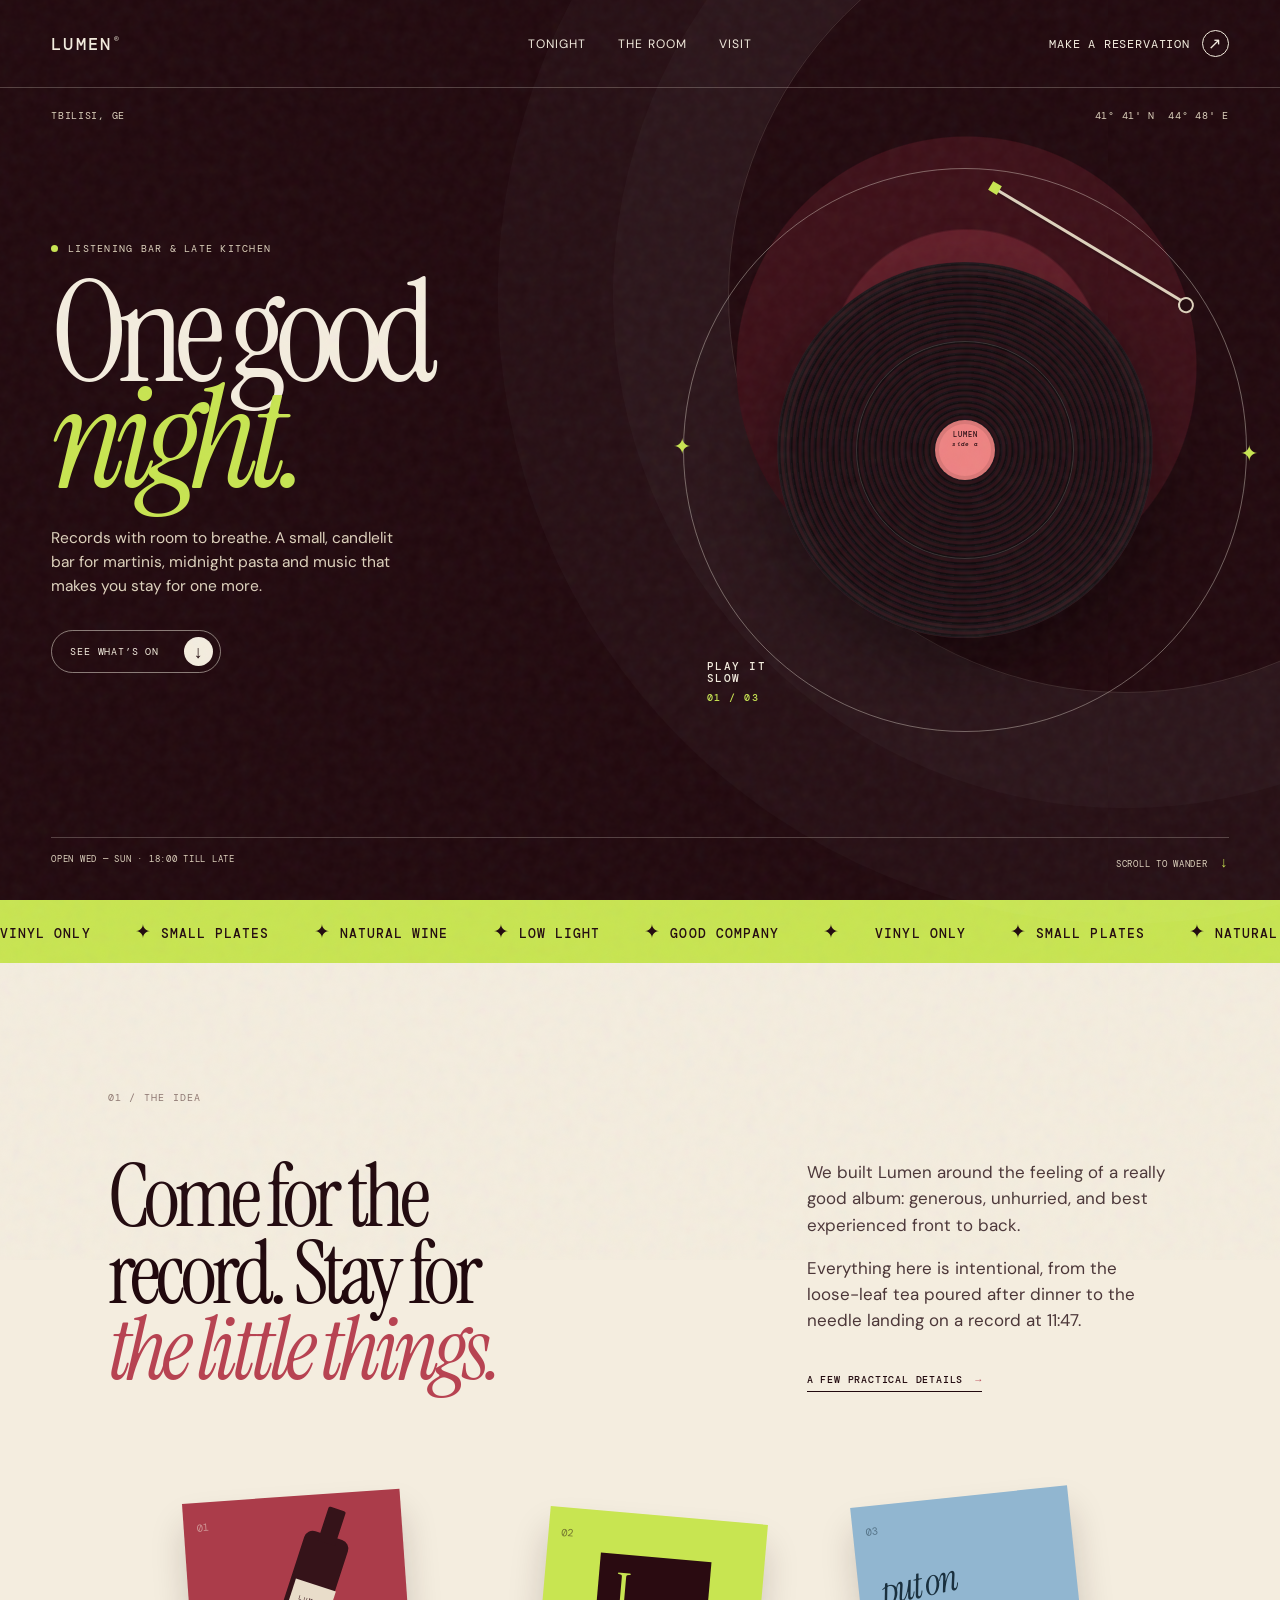
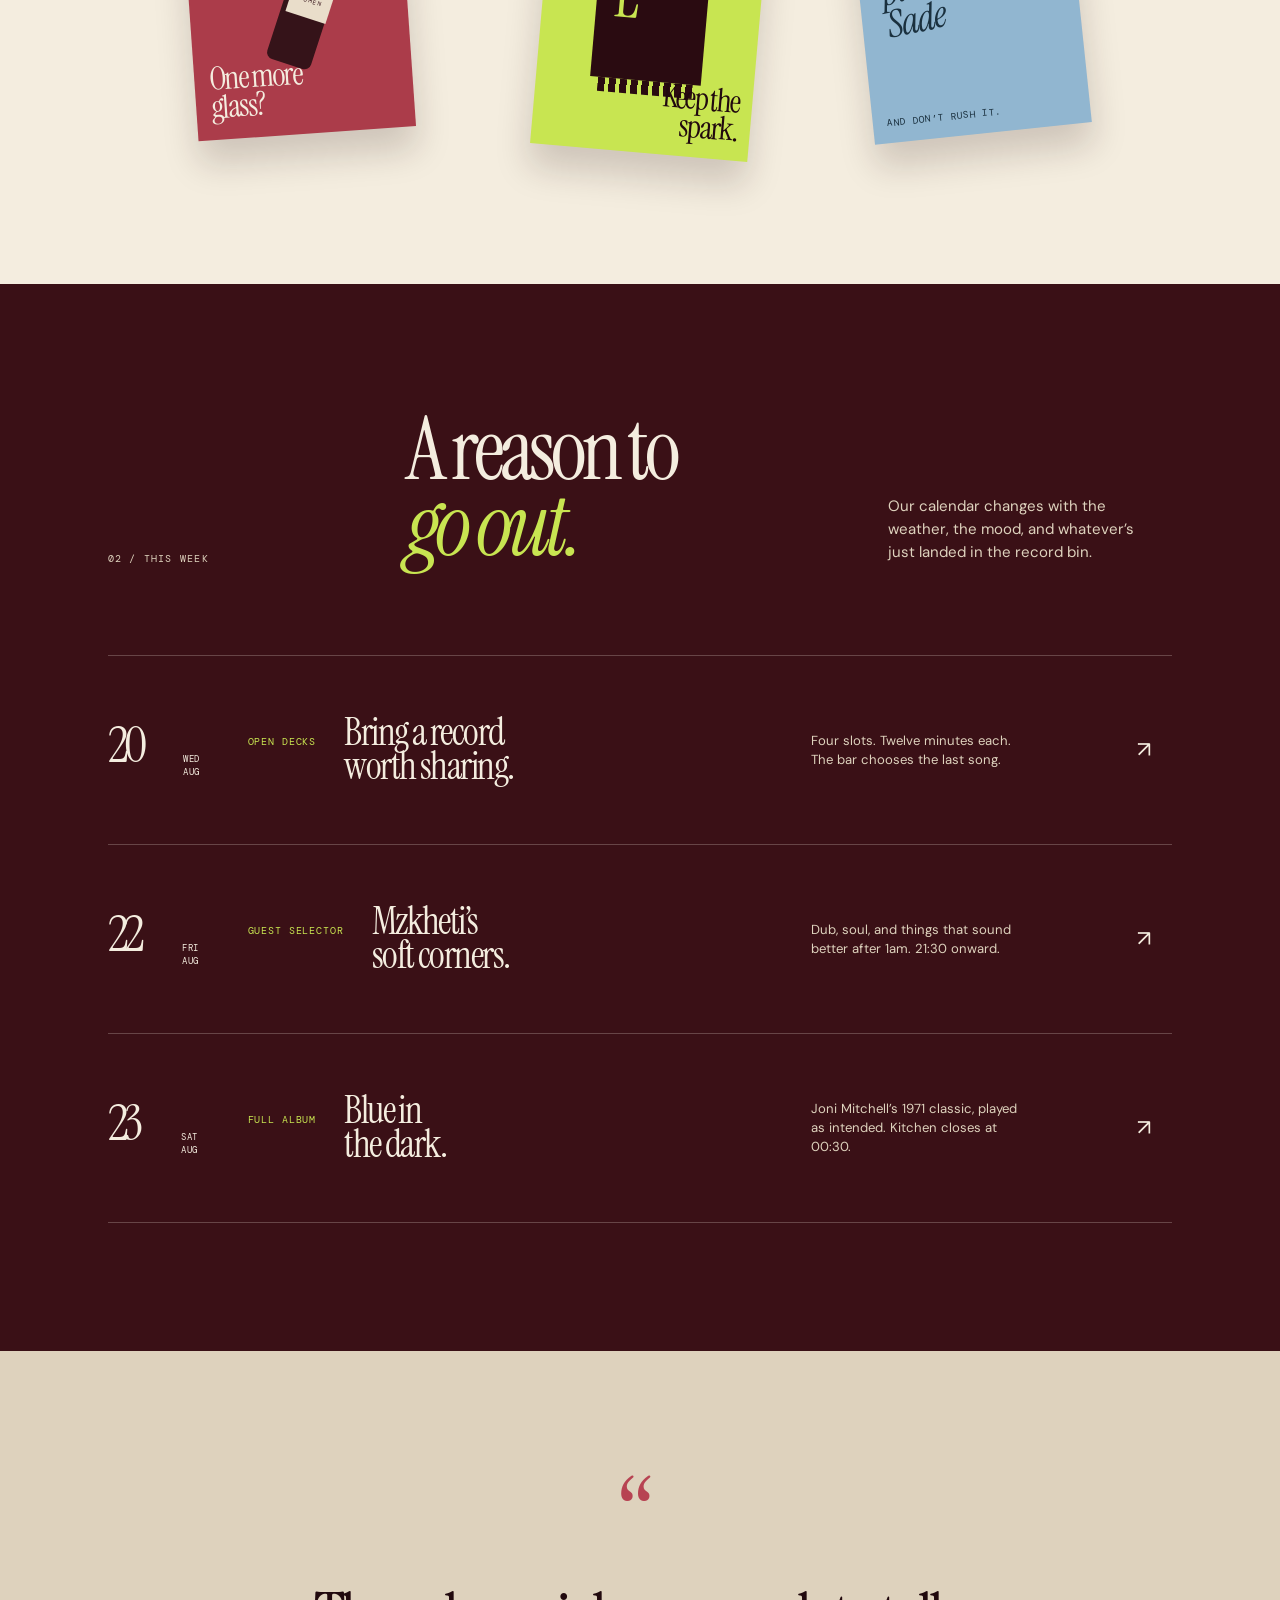
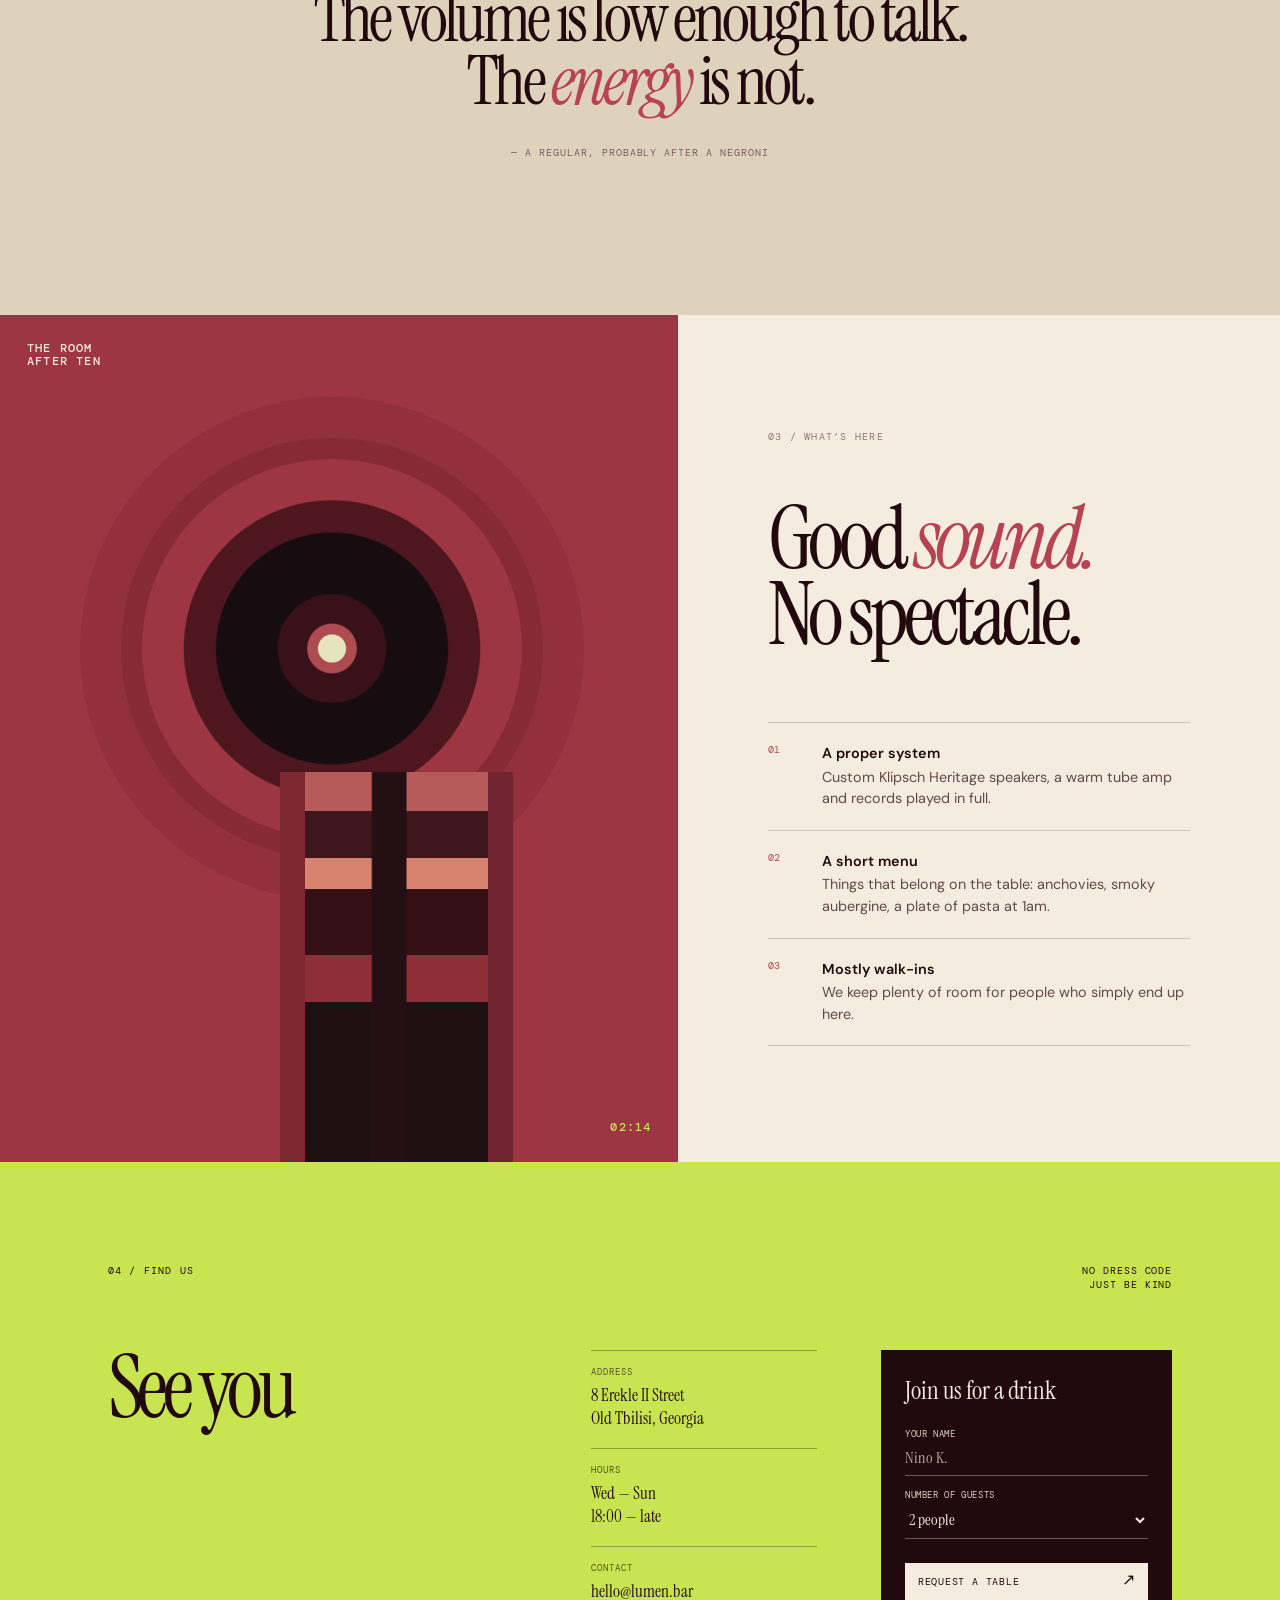
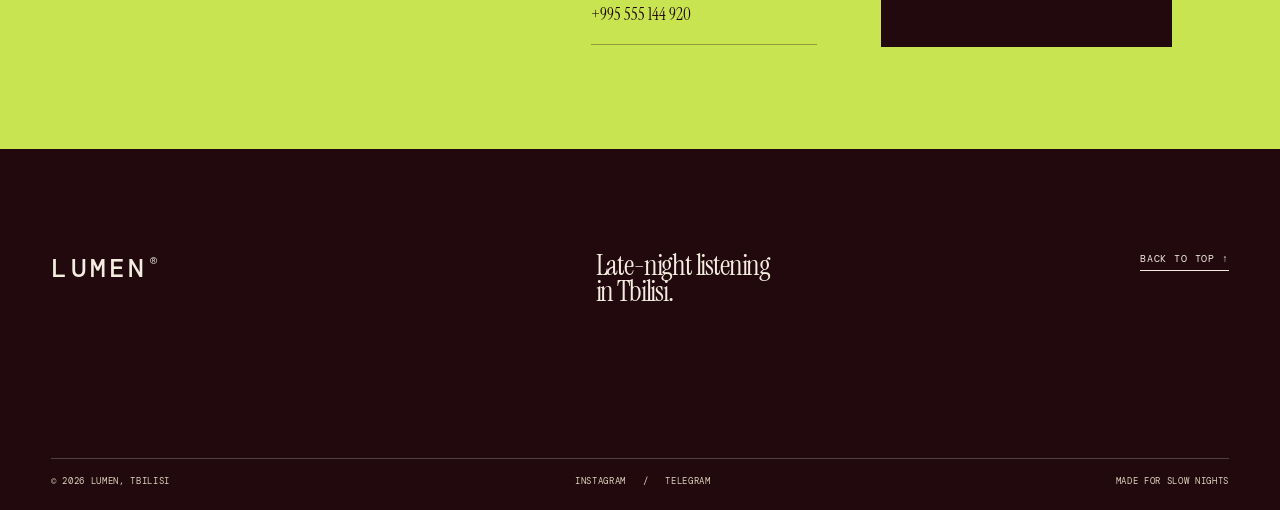
<file: lumen-listening-bar/index.html>
<!doctype html>
<html lang="en">
  <head>
    <meta charset="UTF-8" />
    <meta name="viewport" content="width=device-width, initial-scale=1.0" />
    <meta name="theme-color" content="#21090e" />
    <meta name="description" content="Lumen is Tbilisi's late-night listening bar: good records, small plates and long conversations." />
    <title>Lumen — Records after dark</title>
    <link rel="preconnect" href="https://fonts.googleapis.com" />
    <link rel="preconnect" href="https://fonts.gstatic.com" crossorigin />
    <link href="https://fonts.googleapis.com/css2?family=DM+Mono:wght@400;500&family=DM+Sans:opsz,wght@9..40,400;9..40,500;9..40,600&family=Instrument+Serif:ital@0;1&display=swap" rel="stylesheet" />
    <link rel="stylesheet" href="styles.css" />
  </head>
  <body>
    <div class="noise" aria-hidden="true"></div>
    <div class="site-shell">
      <header class="nav" id="top">
        <a class="brand" href="#top" aria-label="Lumen home">LUMEN<span>®</span></a>
        <nav class="nav-links" aria-label="Primary navigation">
          <a href="#program">Tonight</a>
          <a href="#about">The room</a>
          <a href="#visit">Visit</a>
        </nav>
        <a class="nav-book" href="#visit"><span>Make a reservation</span><i>↗</i></a>
        <button class="menu-button" aria-expanded="false" aria-controls="mobile-menu" aria-label="Open menu"><span></span><span></span></button>
      </header>

      <div class="mobile-menu" id="mobile-menu">
        <a href="#program">Tonight</a><a href="#about">The room</a><a href="#visit">Visit us</a>
        <p>8 Erekle II Street<br/>Tbilisi, Georgia</p>
      </div>

      <main>
        <section class="hero">
          <div class="hero-meta"><span>TBILISI, GE</span><span>41° 41' N&nbsp;&nbsp;44° 48' E</span></div>
          <div class="hero-copy">
            <p class="eyebrow"><span class="pulse"></span> Listening bar &amp; late kitchen</p>
            <h1>One good<br/><em>night.</em></h1>
            <p class="hero-intro">Records with room to breathe. A small, candlelit bar for martinis, midnight pasta and music that makes you stay for one more.</p>
            <a class="round-link" href="#program"><span>See what’s on</span><b>↓</b></a>
          </div>
          <div class="hero-art" aria-label="Abstract vinyl record artwork">
            <div class="sun"></div>
            <div class="record"><span class="record-label">LUMEN<br/><i>side a</i></span></div>
            <div class="needle"><i></i></div>
            <div class="art-caption"><span>PLAY IT<br/>SLOW</span><em>01 / 03</em></div>
          </div>
          <div class="hero-footer"><span>Open Wed — Sun · 18:00 till late</span><span>Scroll to wander <i>↓</i></span></div>
        </section>

        <section class="ticker" aria-label="Lumen offerings">
          <div class="ticker-track"><span>VINYL ONLY <i>✦</i> SMALL PLATES <i>✦</i> NATURAL WINE <i>✦</i> LOW LIGHT <i>✦</i> GOOD COMPANY <i>✦</i></span><span>VINYL ONLY <i>✦</i> SMALL PLATES <i>✦</i> NATURAL WINE <i>✦</i> LOW LIGHT <i>✦</i> GOOD COMPANY <i>✦</i></span></div>
        </section>

        <section class="section intro-section" id="about">
          <div class="section-label">01 / The idea</div>
          <div class="intro-layout">
            <h2>Come for the<br/>record. Stay for<br/><em>the little things.</em></h2>
            <div class="intro-detail">
              <p>We built Lumen around the feeling of a really good album: generous, unhurried, and best experienced front to back.</p>
              <p>Everything here is intentional, from the loose-leaf tea poured after dinner to the needle landing on a record at 11:47.</p>
              <a class="text-link" href="#visit">A few practical details <span>→</span></a>
            </div>
          </div>
          <div class="objects" aria-hidden="true">
            <div class="object-card card-wine"><span>01</span><div class="bottle"></div><p>One more<br/>glass?</p></div>
            <div class="object-card card-match"><span>02</span><div class="matchbook"><b>L</b><i></i></div><p>Keep the<br/>spark.</p></div>
            <div class="object-card card-note"><span>03</span><p class="scribble">put on<br/>Sade</p><small>and don’t rush it.</small></div>
          </div>
        </section>

        <section class="program" id="program">
          <div class="program-head">
            <div class="section-label">02 / This week</div>
            <h2>A reason to<br/><em>go out.</em></h2>
            <p>Our calendar changes with the weather, the mood, and whatever’s just landed in the record bin.</p>
          </div>
          <div class="event-list">
            <article class="event active" data-accent="rose">
              <div class="event-date"><span>WED</span><b>20</b><small>AUG</small></div>
              <div class="event-main"><span class="event-type">Open decks</span><h3>Bring a record<br/>worth sharing.</h3></div>
              <p>Four slots. Twelve minutes each. The bar chooses the last song.</p><a href="#visit" aria-label="Reserve for Open decks">↗</a>
            </article>
            <article class="event" data-accent="lime">
              <div class="event-date"><span>FRI</span><b>22</b><small>AUG</small></div>
              <div class="event-main"><span class="event-type">Guest selector</span><h3>Mzkheti’s<br/>soft corners.</h3></div>
              <p>Dub, soul, and things that sound better after 1am. 21:30 onward.</p><a href="#visit" aria-label="Reserve for Mzkheti's soft corners">↗</a>
            </article>
            <article class="event" data-accent="blue">
              <div class="event-date"><span>SAT</span><b>23</b><small>AUG</small></div>
              <div class="event-main"><span class="event-type">Full album</span><h3>Blue in<br/>the dark.</h3></div>
              <p>Joni Mitchell’s 1971 classic, played as intended. Kitchen closes at 00:30.</p><a href="#visit" aria-label="Reserve for Blue in the dark">↗</a>
            </article>
          </div>
        </section>

        <section class="quote-section">
          <p class="quote-mark">“</p>
          <blockquote>The volume is low enough to talk.<br/>The <em>energy</em> is not.</blockquote>
          <span>— a regular, probably after a negroni</span>
        </section>

        <section class="room-section">
          <div class="room-image" aria-label="An abstract late night bar interior"><span>THE ROOM<br/>AFTER TEN</span><i>02:14</i></div>
          <div class="room-info">
            <div class="section-label">03 / What’s here</div>
            <h2>Good <em>sound.</em><br/>No spectacle.</h2>
            <ul>
              <li><span>01</span><p><b>A proper system</b>Custom Klipsch Heritage speakers, a warm tube amp and records played in full.</p></li>
              <li><span>02</span><p><b>A short menu</b>Things that belong on the table: anchovies, smoky aubergine, a plate of pasta at 1am.</p></li>
              <li><span>03</span><p><b>Mostly walk-ins</b>We keep plenty of room for people who simply end up here.</p></li>
            </ul>
          </div>
        </section>

        <section class="visit" id="visit">
          <div class="visit-top"><div class="section-label">04 / Find us</div><span>NO DRESS CODE<br/>JUST BE KIND</span></div>
          <div class="visit-grid">
            <h2>See you<br/><em>after dark.</em></h2>
            <div class="visit-details">
              <div><span>Address</span><p>8 Erekle II Street<br/>Old Tbilisi, Georgia</p></div>
              <div><span>Hours</span><p>Wed — Sun<br/>18:00 — late</p></div>
              <div><span>Contact</span><a href="mailto:hello@lumen.bar">hello@lumen.bar</a><a href="tel:+995555144920">+995 555 144 920</a></div>
            </div>
            <form class="booking-form" id="booking-form">
              <p>Join us for a drink</p>
              <label>Your name<input required name="name" autocomplete="name" placeholder="Nino K." /></label>
              <label>Number of guests<select name="guests"><option>2 people</option><option>3 people</option><option>4 people</option><option>5+ people</option></select></label>
              <button type="submit">Request a table <span>↗</span></button>
              <small id="form-message" aria-live="polite"></small>
            </form>
          </div>
        </section>
      </main>

      <footer>
        <div class="footer-top"><a class="brand" href="#top">LUMEN<span>®</span></a><p>Late-night listening<br/>in Tbilisi.</p><a href="#top">Back to top ↑</a></div>
        <div class="footer-bottom"><span>© 2026 Lumen, Tbilisi</span><span>Instagram&nbsp;&nbsp; / &nbsp;&nbsp;Telegram</span><span>Made for slow nights</span></div>
      </footer>
    </div>
    <script src="script.js"></script>
  </body>
</html>
</file>
<file: lumen-listening-bar/styles.css>
:root { --wine:#21090e; --wine-2:#3a1016; --cream:#f4eddf; --sand:#ded2bd; --acid:#c8e551; --pink:#ee8382; --blue:#8eb8d5; --ink:#181315; --line:rgba(244,237,223,.24); --display:"Instrument Serif", Georgia, serif; --sans:"DM Sans",Arial,sans-serif; --mono:"DM Mono",monospace; --ease:cubic-bezier(.22,1,.36,1); }
* { box-sizing:border-box; margin:0; }
html { scroll-behavior:smooth; background:var(--wine); }
body { color:var(--cream); background:var(--wine); font-family:var(--sans); font-size:16px; overflow-x:hidden; }
a { color:inherit; text-decoration:none; }
button,input,select { font:inherit; }
.site-shell { overflow:hidden; }
.noise { z-index:20; position:fixed; inset:-40%; pointer-events:none; opacity:.055; background-image:url("data:image/svg+xml,%3Csvg viewBox='0 0 180 180' xmlns='http://www.w3.org/2000/svg'%3E%3Cfilter id='n'%3E%3CfeTurbulence type='fractalNoise' baseFrequency='.75' numOctaves='3' stitchTiles='stitch'/%3E%3C/filter%3E%3Crect width='100%25' height='100%25' filter='url(%23n)' opacity='.9'/%3E%3C/svg%3E"); animation:noise .25s steps(2) infinite; }
@keyframes noise { 0%{transform:translate(0,0)}25%{transform:translate(2%,-3%)}50%{transform:translate(-2%,1%)}75%{transform:translate(3%,2%)}100%{transform:translate(0,0)} }
.nav { height:88px; position:absolute; top:0; left:0; width:100%; z-index:10; display:flex; align-items:center; padding:0 clamp(20px,4vw,64px); border-bottom:1px solid var(--line); }
.brand { font-family:var(--mono); font-weight:500; font-size:1.08rem; letter-spacing:.13em; }
.brand span { font-size:.47em; vertical-align:top; margin-left:2px; }
.nav-links { position:absolute; left:50%; transform:translateX(-50%); display:flex; gap:32px; font-size:.76rem; text-transform:uppercase; letter-spacing:.09em; }
.nav-links a,.nav-book span { transition:color .2s ease; }
.nav-links a:hover,.nav-book:hover span { color:var(--acid); }
.nav-book { margin-left:auto; font-family:var(--mono); font-size:.73rem; text-transform:uppercase; letter-spacing:.07em; display:flex; gap:12px; align-items:center; }
.nav-book i { width:27px; height:27px; display:grid; place-items:center; border:1px solid var(--cream); border-radius:50%; font-style:normal; font-size:1rem; transition:all .25s var(--ease); }
.nav-book:hover i { background:var(--acid); color:var(--ink); border-color:var(--acid); transform:rotate(45deg); }
.menu-button,.mobile-menu { display:none; }
.hero { min-height:100svh; padding:141px clamp(20px,4vw,64px) 29px; position:relative; display:grid; grid-template-columns:1fr 1fr; grid-template-rows:1fr auto; isolation:isolate; }
.hero::before { content:""; z-index:-2; position:absolute; width:62vw; height:62vw; right:-19vw; top:-8vw; border:1px solid rgba(244,237,223,.14); border-radius:50%; box-shadow:0 0 0 9vw rgba(244,237,223,.025),0 0 0 18vw rgba(244,237,223,.025); }
.hero::after { content:""; z-index:-1; position:absolute; width:43vw; height:43vw; right:0; top:8vw; background:radial-gradient(circle at 43% 48%,#dc595f 0 3%,#93333e 3.2% 15%,#631e29 15.3% 32%,#3d1018 32.5% 54%,transparent 54.3%); filter:blur(.1px); }
.hero-meta { position:absolute; top:109px; left:clamp(20px,4vw,64px); right:clamp(20px,4vw,64px); display:flex; justify-content:space-between; color:var(--sand); font-family:var(--mono); font-size:.63rem; letter-spacing:.07em; }
.hero-copy { align-self:center; position:relative; z-index:1; padding-bottom:7vh; max-width:690px; }
.eyebrow,.section-label { text-transform:uppercase; letter-spacing:.12em; font-size:.65rem; color:var(--sand); font-family:var(--mono); }
.eyebrow { display:flex; align-items:center; gap:10px; margin-bottom:25px; }
.pulse { background:var(--acid); height:7px; width:7px; display:inline-block; border-radius:50%; box-shadow:0 0 0 0 rgba(200,229,81,.55); animation:pulse 2.2s infinite; }
@keyframes pulse { 70%{box-shadow:0 0 0 7px rgba(200,229,81,0)}100%{box-shadow:0 0 0 0 rgba(200,229,81,0)} }
.hero h1 { font:clamp(5.2rem,11.1vw,11.5rem)/.75 var(--display); letter-spacing:-.07em; }
.hero h1 em,.intro-section h2 em,.program h2 em,.room-info h2 em,.visit h2 em { color:var(--acid); font-style:italic; }
.hero-intro { max-width:360px; margin:33px 0 32px; color:var(--sand); font-size:.97rem; line-height:1.55; }
.round-link { display:inline-flex; justify-content:space-between; gap:25px; align-items:center; border:1px solid rgba(244,237,223,.5); border-radius:50px; padding:6px 7px 6px 18px; text-transform:uppercase; letter-spacing:.08em; font-size:.65rem; font-family:var(--mono); transition:background .25s ease,color .25s ease; }
.round-link b { width:29px; height:29px; border-radius:50%; display:grid; place-items:center; background:var(--cream); color:var(--wine); font-size:1.1rem; transition:transform .25s var(--ease); }
.round-link:hover { color:var(--wine); background:var(--acid); border-color:var(--acid); }.round-link:hover b { transform:translateY(4px); }
.hero-art { position:absolute; right:clamp(17px,3.6vw,64px); top:calc(50% - min(21vw,275px)); width:min(42vw,550px); height:min(42vw,550px); pointer-events:none; }
.sun { position:absolute; border:1px solid rgba(244,237,223,.38); width:105%; aspect-ratio:1; border-radius:50%; top:-2.5%; left:-2.5%; animation:slow-spin 70s linear infinite; }
.sun::after,.sun::before { content:"✦"; position:absolute; color:var(--acid); font-size:1.4rem; }.sun::after{top:calc(50% - .7rem);right:-.7rem}.sun::before{bottom:calc(50% - .7rem);left:-.7rem}
.record { position:absolute; inset:15%; border-radius:50%; background:repeating-radial-gradient(circle at 50% 50%,#191116 0 1px,#2c1117 2px 4px,#110c0e 5px 6px); box-shadow:0 25px 65px rgba(0,0,0,.37),inset 0 0 0 12px rgba(255,255,255,.025); animation:slow-spin 32s linear infinite reverse; }
.record::before { content:""; position:absolute; inset:21%; border:1px solid rgba(244,237,223,.15); border-radius:50%; }.record::after { content:""; position:absolute; inset:42%; border-radius:50%; background:var(--pink); box-shadow:inset 0 0 0 4px rgba(0,0,0,.09); }
.record-label { position:absolute; z-index:1; top:45%; width:100%; text-align:center; color:var(--wine); font:500 7px/1.25 var(--mono); letter-spacing:.14em; }.record-label i{font-size:6px;font-style:italic;letter-spacing:.05em}
.needle { position:absolute; z-index:2; width:43%; height:3px; background:var(--sand); top:23%; right:8%; transform:rotate(31deg); transform-origin:right center; box-shadow:0 2px 2px rgba(0,0,0,.2); }.needle::after { content:""; height:12px; width:12px; border:2px solid var(--sand); background:var(--wine); border-radius:50%; position:absolute; right:-3px; top:-5px; }.needle i { display:block; position:absolute; left:-3px; top:-4px; width:10px; height:10px; background:var(--acid); }
@keyframes slow-spin{to{transform:rotate(360deg)}}
.art-caption { position:absolute; left:2%; bottom:3%; display:flex; flex-direction:column; gap:7px; font:500 .68rem/1.15 var(--mono); letter-spacing:.13em; }.art-caption em{color:var(--acid);font-style:normal;font-size:.6rem}
.hero-footer { grid-column:1/-1; border-top:1px solid var(--line); padding-top:15px; display:flex; justify-content:space-between; text-transform:uppercase; font: .58rem var(--mono); letter-spacing:.08em; color:var(--sand); }.hero-footer i{color:var(--acid);font-style:normal;font-size:.9rem;margin-left:6px}
.ticker { background:var(--acid); color:var(--wine); white-space:nowrap; overflow:hidden; height:63px; display:flex; align-items:center; font:500 .83rem var(--mono); letter-spacing:.08em; }.ticker-track { display:flex; min-width:max-content; animation:marquee 28s linear infinite; }.ticker span{padding-right:35px}.ticker i{font-style:normal;padding-left:35px;font-size:1.2rem}@keyframes marquee{to{transform:translateX(-50%)}}
.section { padding:clamp(80px,10vw,150px) clamp(20px,8.4vw,136px); }
.intro-section { min-height:850px; background:var(--cream); color:var(--wine); position:relative; }.intro-section .section-label{color:#8e7771}.intro-layout{display:grid;grid-template-columns:1.24fr .76fr;gap:8vw;margin:55px 0 104px}.intro-section h2,.program h2,.room-info h2,.visit h2 { font:clamp(3.5rem,6.8vw,7.4rem)/.88 var(--display); letter-spacing:-.06em; }.intro-section h2 em{color:#b74352}.intro-detail{align-self:end;max-width:365px}.intro-detail p{font-size:1.06rem;line-height:1.55;margin:0 0 17px;color:#4b3638}.text-link{display:inline-flex;gap:12px;margin-top:22px;text-transform:uppercase;font:500 .63rem var(--mono);letter-spacing:.08em;border-bottom:1px solid var(--wine);padding-bottom:5px}.text-link span{color:#b74352;transition:transform .25s var(--ease)}.text-link:hover span{transform:translateX(5px)}
.objects{position:relative;height:260px;max-width:1000px;margin:0 auto}.object-card{position:absolute;box-shadow:0 23px 35px rgba(40,17,17,.18);height:238px;width:218px;padding:13px;overflow:hidden}.object-card>span{font:.65rem var(--mono);opacity:.5}.object-card p{font:2rem/.88 var(--display);letter-spacing:-.05em}.card-wine{background:#ab3c4a;color:var(--cream);left:5%;transform:rotate(-4deg)}.card-wine p{position:absolute;bottom:19px;left:15px}.bottle{position:absolute;width:46px;height:135px;background:#351319;left:96px;top:37px;border-radius:9px 9px 7px 7px;transform:rotate(22deg)}.bottle:before{content:"";position:absolute;width:18px;height:36px;background:#351319;left:14px;top:-28px;border-radius:2px 2px 0 0}.bottle:after{content:"LUMEN";position:absolute;background:#e9ddca;color:#351319;font:6px var(--mono);letter-spacing:1px;padding:13px 3px;top:51px;left:5px;width:36px;text-align:center}.card-match{background:var(--acid);color:var(--wine);left:40%;bottom:3px;transform:rotate(5deg)}.matchbook{width:111px;height:124px;position:absolute;left:54px;top:42px;background:#2a0b11;padding:18px}.matchbook b{font:3.8rem/.8 var(--display);color:var(--acid)}.matchbook i{position:absolute;bottom:-14px;left:8px;width:95px;height:14px;background:repeating-linear-gradient(90deg,#2a0b11 0 7px,transparent 7px 11px)}.card-match p{position:absolute;right:13px;bottom:17px;text-align:right}.card-note{background:#91b6d0;right:6%;top:0;transform:rotate(-6deg);color:#1a303e}.scribble{font-style:italic!important;font-size:2.35rem!important;margin:28px 0 0 10px;transform:rotate(-6deg)}.card-note small{font:.6rem var(--mono);position:absolute;bottom:14px;left:14px;text-transform:uppercase;letter-spacing:.04em}
.program { padding:clamp(80px,10vw,150px) clamp(20px,8.4vw,136px); background:var(--wine-2); color:var(--cream); }.program-head{display:grid;grid-template-columns:.65fr 1.1fr .7fr;gap:35px;align-items:end;margin-bottom:90px}.program-head p{color:var(--sand);line-height:1.55;font-size:.94rem;max-width:260px}.event-list{border-top:1px solid var(--line)}.event{min-height:189px;border-bottom:1px solid var(--line);display:grid;grid-template-columns:120px 1.15fr .65fr 35px;align-items:center;gap:20px;transition:padding .45s var(--ease),background .45s var(--ease);position:relative;overflow:hidden}.event:before{content:"";position:absolute;inset:0;z-index:0;background:var(--pink);transform:translateX(-101%);transition:transform .5s var(--ease)}.event[data-accent="lime"]:before{background:var(--acid)}.event[data-accent="blue"]:before{background:var(--blue)}.event>*{z-index:1}.event:hover{padding:0 24px;color:var(--wine)}.event:hover:before{transform:none}.event-date{display:grid;grid-template-columns:auto auto;gap:1px 12px;align-items:baseline;font-family:var(--mono)}.event-date span,.event-date small{font-size:.57rem;letter-spacing:.08em}.event-date b{grid-row:1/3;font:3.2rem/.9 var(--display);letter-spacing:-.08em}.event-main{display:flex;align-items:baseline;gap:28px}.event-type{font:.6rem var(--mono);text-transform:uppercase;letter-spacing:.09em;color:var(--acid);white-space:nowrap}.event:hover .event-type{color:var(--wine)}.event h3{font:clamp(1.6rem,3vw,3.25rem)/.88 var(--display);font-weight:400;letter-spacing:-.04em}.event>p{font-size:.82rem;line-height:1.45;color:var(--sand);max-width:220px}.event:hover>p{color:var(--wine)}.event>a{font-size:1.4rem;transition:transform .3s var(--ease)}.event:hover>a{transform:rotate(45deg)}
.quote-section { padding:clamp(95px,12vw,180px) 20px; background:var(--sand); color:var(--wine); text-align:center; position:relative }.quote-mark{font:7rem/.4 var(--display);color:#b74352}.quote-section blockquote{font:clamp(2.6rem,5.3vw,5.7rem)/.92 var(--display);letter-spacing:-.055em;margin:38px auto 28px}.quote-section blockquote em{font-style:italic;color:#b74352}.quote-section>span{font:.61rem var(--mono);text-transform:uppercase;letter-spacing:.1em;color:#785d5c}
.room-section{background:var(--cream);color:var(--wine);display:grid;grid-template-columns:1.06fr .94fr}.room-image{min-height:760px;background:#9e3542;position:relative;overflow:hidden;padding:27px;color:var(--cream);font:500 .75rem/1.15 var(--mono);letter-spacing:.1em}.room-image:before{content:"";position:absolute;width:56%;aspect-ratio:1;left:21%;top:17%;border-radius:50%;background:radial-gradient(circle at center,#e5e4bc 0 5%,#ac4c50 5.5% 9%,#391118 9.5% 20%,#170d10 20.5% 43%,#4e1720 43.5% 55%,transparent 55.5%);box-shadow:0 0 0 21px rgba(60,11,18,.14),0 0 0 62px rgba(60,11,18,.11);animation:slow-spin 34s linear infinite}.room-image:after{content:"";position:absolute;left:45%;bottom:0;width:27%;height:46%;background:linear-gradient(90deg,transparent 36%,#241014 37% 55%,transparent 56%),linear-gradient(#b65a59 0 10%,#3d171c 10% 22%,#d88370 22% 30%,#351014 30% 47%,#8e2f37 47% 59%,#1e1012 59% 100%);box-shadow:25px 0 #6f2430,-25px 0 #7d2731}.room-image span{position:relative;z-index:1}.room-image i{position:absolute;right:27px;bottom:27px;font-style:normal;color:var(--acid)}.room-info{padding:clamp(70px,9vw,130px) clamp(28px,7vw,112px);}.room-info .section-label{color:#947574;margin-bottom:58px}.room-info h2{margin-bottom:68px}.room-info h2 em{color:#b74352}.room-info ul{list-style:none;padding:0;border-top:1px solid rgba(39,13,16,.19)}.room-info li{padding:20px 0;border-bottom:1px solid rgba(39,13,16,.19);display:grid;grid-template-columns:40px 1fr;gap:14px}.room-info li>span{font:.62rem var(--mono);color:#b74352}.room-info li p{font-size:.9rem;line-height:1.5;color:#62494a}.room-info li b{display:block;color:var(--wine);font-weight:600;margin-bottom:2px}
.visit{background:var(--acid);color:var(--wine);padding:clamp(72px,8vw,118px) clamp(20px,8.4vw,136px)}.visit-top{display:flex;justify-content:space-between;align-items:flex-start}.visit .section-label{color:var(--wine)}.visit-top>span{font:.62rem/1.4 var(--mono);text-align:right;letter-spacing:.1em}.visit-grid{display:grid;grid-template-columns:1.08fr .58fr .75fr;gap:clamp(35px,5vw,80px);align-items:start;margin-top:58px}.visit-details{border-top:1px solid rgba(33,9,14,.34)}.visit-details>div{padding:15px 0 17px;border-bottom:1px solid rgba(33,9,14,.34)}.visit-details span{display:block;font:.57rem var(--mono);text-transform:uppercase;letter-spacing:.1em;opacity:.68;margin-bottom:7px}.visit-details p,.visit-details a{font:1.04rem/1.38 var(--display);display:block}.visit-details a:hover{text-decoration:underline;text-underline-offset:3px}.booking-form{background:var(--wine);color:var(--cream);padding:24px}.booking-form>p{font:1.55rem var(--display);margin-bottom:21px}.booking-form label{display:block;text-transform:uppercase;font:.56rem var(--mono);letter-spacing:.07em;color:var(--sand);margin-top:13px}.booking-form input,.booking-form select{display:block;width:100%;background:transparent;border:0;border-bottom:1px solid rgba(244,237,223,.35);padding:7px 0;color:var(--cream);outline:none;font:1rem var(--display)}.booking-form select option{background:var(--wine)}.booking-form input::placeholder{color:#bcae9d}.booking-form button{width:100%;border:0;background:var(--cream);color:var(--wine);padding:12px 13px;margin-top:24px;text-transform:uppercase;letter-spacing:.08em;font:.6rem var(--mono);text-align:left;cursor:pointer;transition:background .2s ease}.booking-form button span{float:right;font-size:1rem;line-height:.6rem}.booking-form button:hover{background:var(--pink)}.booking-form small{min-height:13px;display:block;margin-top:10px;color:var(--acid);font:.6rem var(--mono)}
footer{padding:clamp(60px,8vw,110px) clamp(20px,4vw,64px) 23px;background:var(--wine);}.footer-top{display:grid;grid-template-columns:1fr 1fr auto;align-items:start;padding-bottom:clamp(80px,12vw,165px)}.footer-top .brand{font-size:clamp(1.5rem,2vw,2.2rem)}.footer-top p{font:clamp(1.5rem,2.3vw,2.5rem)/.9 var(--display);letter-spacing:-.04em}.footer-top>a:last-child{font:.64rem var(--mono);text-transform:uppercase;letter-spacing:.08em;border-bottom:1px solid var(--cream);padding-bottom:5px}.footer-bottom{border-top:1px solid var(--line);padding-top:16px;display:flex;justify-content:space-between;font:.58rem var(--mono);text-transform:uppercase;letter-spacing:.07em;color:var(--sand)}
@media(max-width:850px){.nav{height:70px}.nav-links,.nav-book{display:none}.menu-button{display:flex;margin-left:auto;width:38px;height:38px;border:1px solid var(--line);border-radius:50%;background:transparent;align-items:center;justify-content:center;flex-direction:column;gap:4px;cursor:pointer}.menu-button span{display:block;width:14px;height:1px;background:var(--cream);transition:transform .25s var(--ease)}.menu-button.open span:first-child{transform:translateY(2.5px) rotate(45deg)}.menu-button.open span:last-child{transform:translateY(-2.5px) rotate(-45deg)}.mobile-menu{display:flex;position:fixed;z-index:9;inset:70px 0 0;background:var(--wine);transform:translateX(100%);transition:transform .45s var(--ease);flex-direction:column;padding:47px 25px;gap:22px}.mobile-menu.open{transform:none}.mobile-menu a{font:3.4rem/.8 var(--display);letter-spacing:-.05em}.mobile-menu p{margin-top:auto;color:var(--sand);font:.7rem/1.55 var(--mono);text-transform:uppercase;letter-spacing:.08em}.hero{padding-top:121px;grid-template-columns:1fr;min-height:770px}.hero-meta{top:88px}.hero-art{right:-14vw;top:45%;width:72vw;height:72vw;opacity:.9}.hero::after{width:68vw;height:68vw;right:-8vw;top:28vw}.hero-copy{padding-bottom:175px}.hero h1{font-size:clamp(5.1rem,20vw,9rem)}.intro-section{min-height:initial}.intro-layout{grid-template-columns:1fr;gap:38px;margin-bottom:70px}.objects{height:205px;transform:scale(.8);transform-origin:top center;margin-bottom:-40px;width:125%}.program-head{grid-template-columns:1fr 1fr;margin-bottom:60px}.program-head>p{display:none}.event{grid-template-columns:75px 1fr 25px;gap:13px;min-height:150px}.event-main{display:block}.event-type{display:block;margin-bottom:9px}.event>p{display:none}.room-section{grid-template-columns:1fr}.room-image{min-height:510px}.visit-grid{grid-template-columns:1fr 1fr}.visit h2{grid-column:1/-1}.booking-form{grid-column:2}.footer-top{grid-template-columns:1fr 1fr}.footer-top>a:last-child{display:none}.footer-bottom span:last-child{display:none}}
@media(max-width:540px){.hero{min-height:690px;padding-bottom:19px}.hero-meta{font-size:.52rem}.hero-meta span:last-child{display:none}.hero-intro{font-size:.87rem;max-width:280px;margin:23px 0}.hero-art{width:80vw;height:80vw;right:-20vw;top:47%}.hero-footer{font-size:.5rem}.hero-footer span:first-child{max-width:160px;line-height:1.5}.ticker{height:50px;font-size:.68rem}.section,.program{padding-left:22px;padding-right:22px}.intro-section h2,.program h2,.room-info h2,.visit h2{font-size:3.6rem}.objects{transform:scale(.62);margin-left:-13%;margin-bottom:-82px}.program-head{display:block}.program-head .section-label{margin-bottom:38px}.event{grid-template-columns:63px 1fr 20px;min-height:132px}.event:hover{padding:0 10px}.event-date b{font-size:2.55rem}.event h3{font-size:1.88rem}.quote-section blockquote{font-size:2.55rem}.room-image{min-height:420px}.room-image:before{width:74%;left:13%;top:11%}.room-info{padding:68px 23px}.room-info .section-label{margin-bottom:37px}.room-info h2{margin-bottom:45px}.visit-top>span{display:none}.visit-grid{display:block;margin-top:42px}.visit-details{margin:38px 0}.booking-form{margin-top:38px}.footer-top{display:block;padding-bottom:85px}.footer-top p{margin-top:35px;font-size:2rem}.footer-bottom span:nth-child(2){display:none}.footer-bottom{font-size:.5rem}}
@media(prefers-reduced-motion:reduce){*{animation-duration:.001ms!important;scroll-behavior:auto!important;transition-duration:.001ms!important}}
</file>
